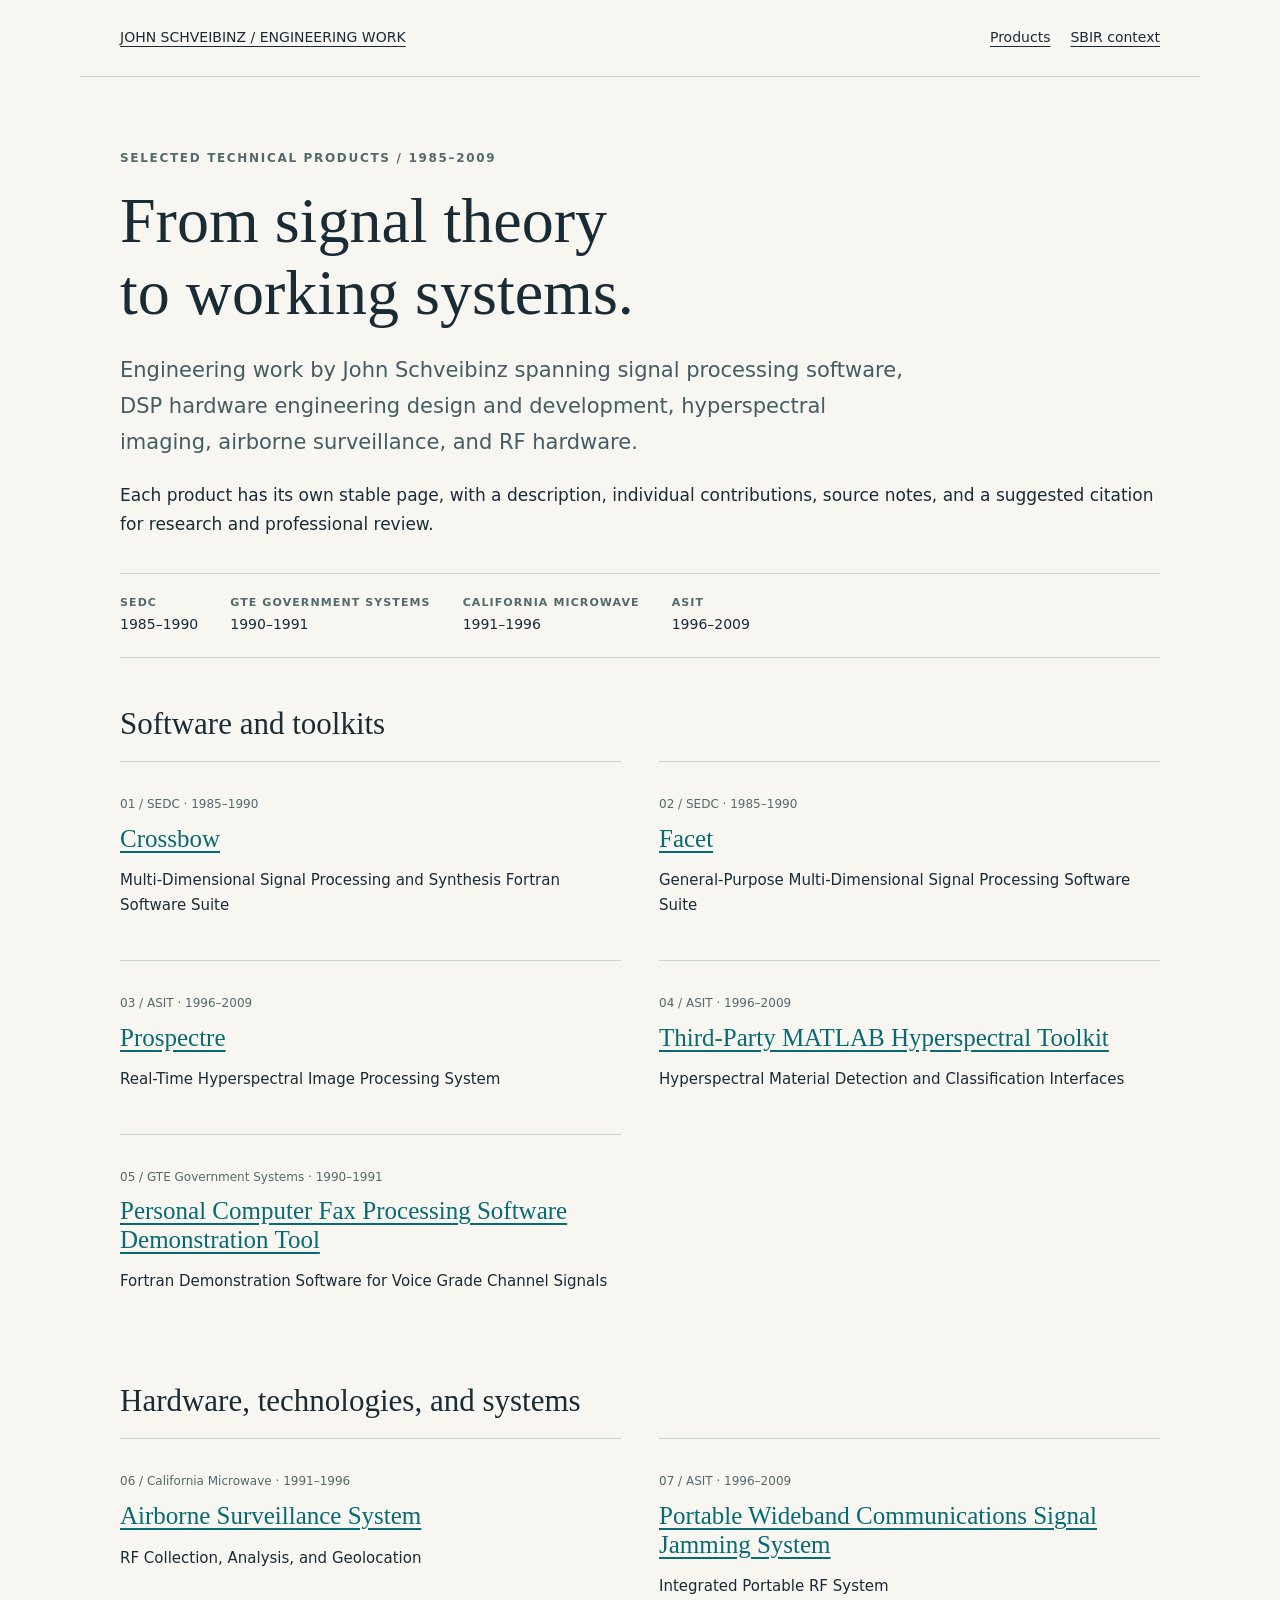
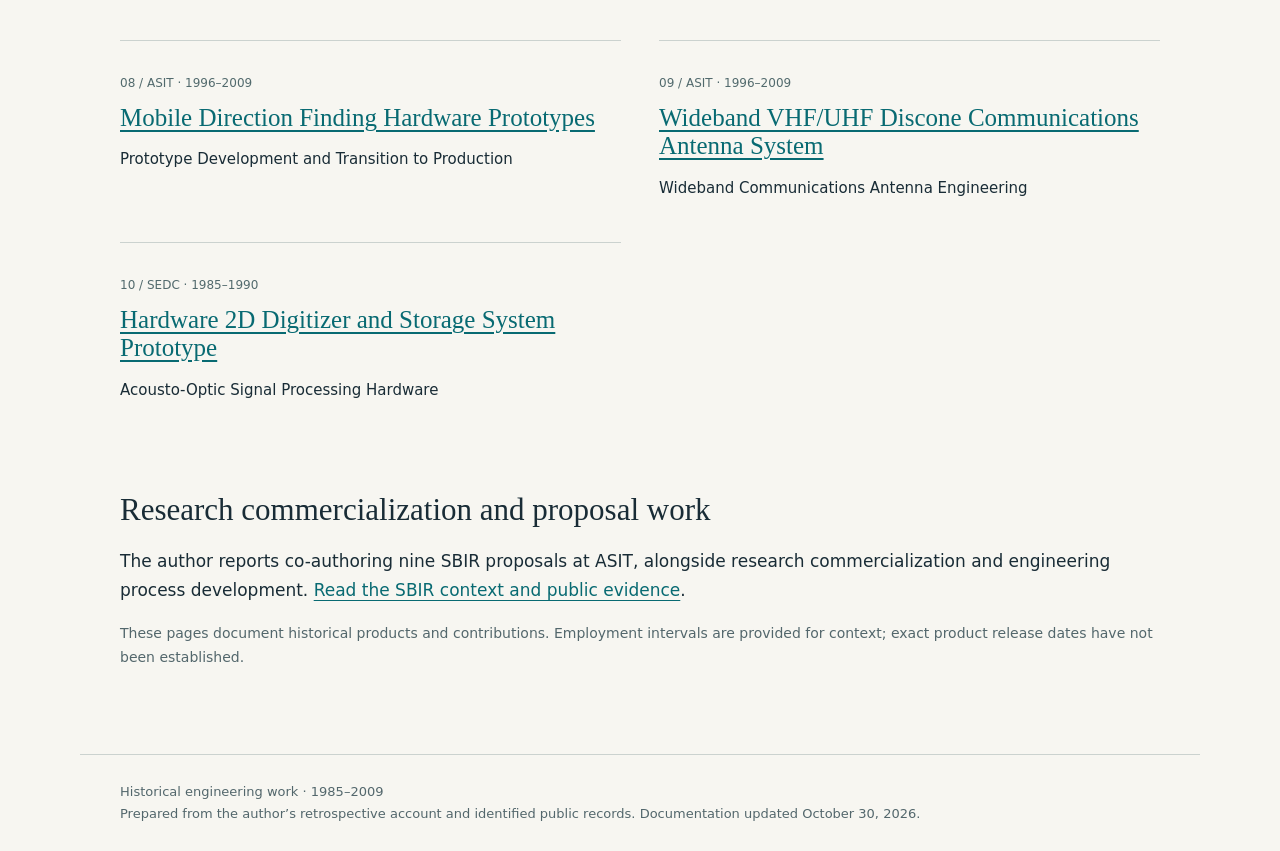
<file: index.html>
<!doctype html><html lang="en"><head><meta charset="utf-8"><meta name="viewport" content="width=device-width,initial-scale=1"><title>Selected Engineering Products | John Schveibinz</title><meta name="description" content="Selected Engineering Products — engineering work and contributions of John Schveibinz."><meta name="author" content="John Schveibinz"><link rel="canonical" href="https://jschveibinz.github.io/John-Schveibinz-Past-Performance/"><link rel="stylesheet" href="style.css"></head><body><a class="skip" href="#main">Skip to content</a><header><a href="index.html">JOHN SCHVEIBINZ / ENGINEERING WORK</a><nav aria-label="Main"><a href="index.html">Products</a><a href="sbir.html">SBIR context</a></nav></header><main id="main"><p class="eyebrow">Selected technical products / 1985–2009</p><h1>From signal theory<br>to working systems.</h1><p class="intro">Engineering work by John Schveibinz spanning signal processing software, DSP hardware engineering design and development, hyperspectral imaging, airborne surveillance, and RF hardware.</p><p>Each product has its own stable page, with a description, individual contributions, source notes, and a suggested citation for research and professional review.</p><div class="meta"><div><strong>SEDC</strong>1985–1990</div><div><strong>GTE Government Systems</strong>1990–1991</div><div><strong>California Microwave</strong>1991–1996</div><div><strong>ASIT</strong>1996–2009</div></div><section><h2>Software and toolkits</h2><div class="grid"><article class="card"><span class="number">01 / SEDC · 1985–1990</span><h3><a href="crossbow.html">Crossbow</a></h3><p>Multi-Dimensional Signal Processing and Synthesis Fortran Software Suite</p></article><article class="card"><span class="number">02 / SEDC · 1985–1990</span><h3><a href="facet.html">Facet</a></h3><p>General-Purpose Multi-Dimensional Signal Processing Software Suite</p></article><article class="card"><span class="number">03 / ASIT · 1996–2009</span><h3><a href="prospectre.html">Prospectre</a></h3><p>Real-Time Hyperspectral Image Processing System</p></article><article class="card"><span class="number">04 / ASIT · 1996–2009</span><h3><a href="matlab-hyperspectral-toolkit.html">Third-Party MATLAB Hyperspectral Toolkit</a></h3><p>Hyperspectral Material Detection and Classification Interfaces</p></article><article class="card"><span class="number">05 / GTE Government Systems · 1990–1991</span><h3><a href="pc-fax-processing.html">Personal Computer Fax Processing Software Demonstration Tool</a></h3><p>Fortran Demonstration Software for Voice Grade Channel Signals</p></article></div></section><section><h2>Hardware, technologies, and systems</h2><div class="grid"><article class="card"><span class="number">06 / California Microwave · 1991–1996</span><h3><a href="jasmine.html">Airborne Surveillance System</a></h3><p>RF Collection, Analysis, and Geolocation</p></article><article class="card"><span class="number">07 / ASIT · 1996–2009</span><h3><a href="portable-wideband-jamming.html">Portable Wideband Communications Signal Jamming System</a></h3><p>Integrated Portable RF System</p></article><article class="card"><span class="number">08 / ASIT · 1996–2009</span><h3><a href="mobile-direction-finding.html">Mobile Direction Finding Hardware Prototypes</a></h3><p>Prototype Development and Transition to Production</p></article><article class="card"><span class="number">09 / ASIT · 1996–2009</span><h3><a href="discone-antenna.html">Wideband VHF/UHF Discone Communications Antenna System</a></h3><p>Wideband Communications Antenna Engineering</p></article><article class="card"><span class="number">10 / SEDC · 1985–1990</span><h3><a href="2d-digitizer.html">Hardware 2D Digitizer and Storage System Prototype</a></h3><p>Acousto-Optic Signal Processing Hardware</p></article></div></section><h2>Research commercialization and proposal work</h2><p>The author reports co-authoring nine SBIR proposals at ASIT, alongside research commercialization and engineering process development. <a href="sbir.html">Read the SBIR context and public evidence</a>.</p><p class="note">These pages document historical products and contributions. Employment intervals are provided for context; exact product release dates have not been established.</p></main><footer>Historical engineering work · 1985–2009<br>Prepared from the author’s retrospective account and identified public records. Documentation updated October 30, 2026.</footer></body></html>
</file>
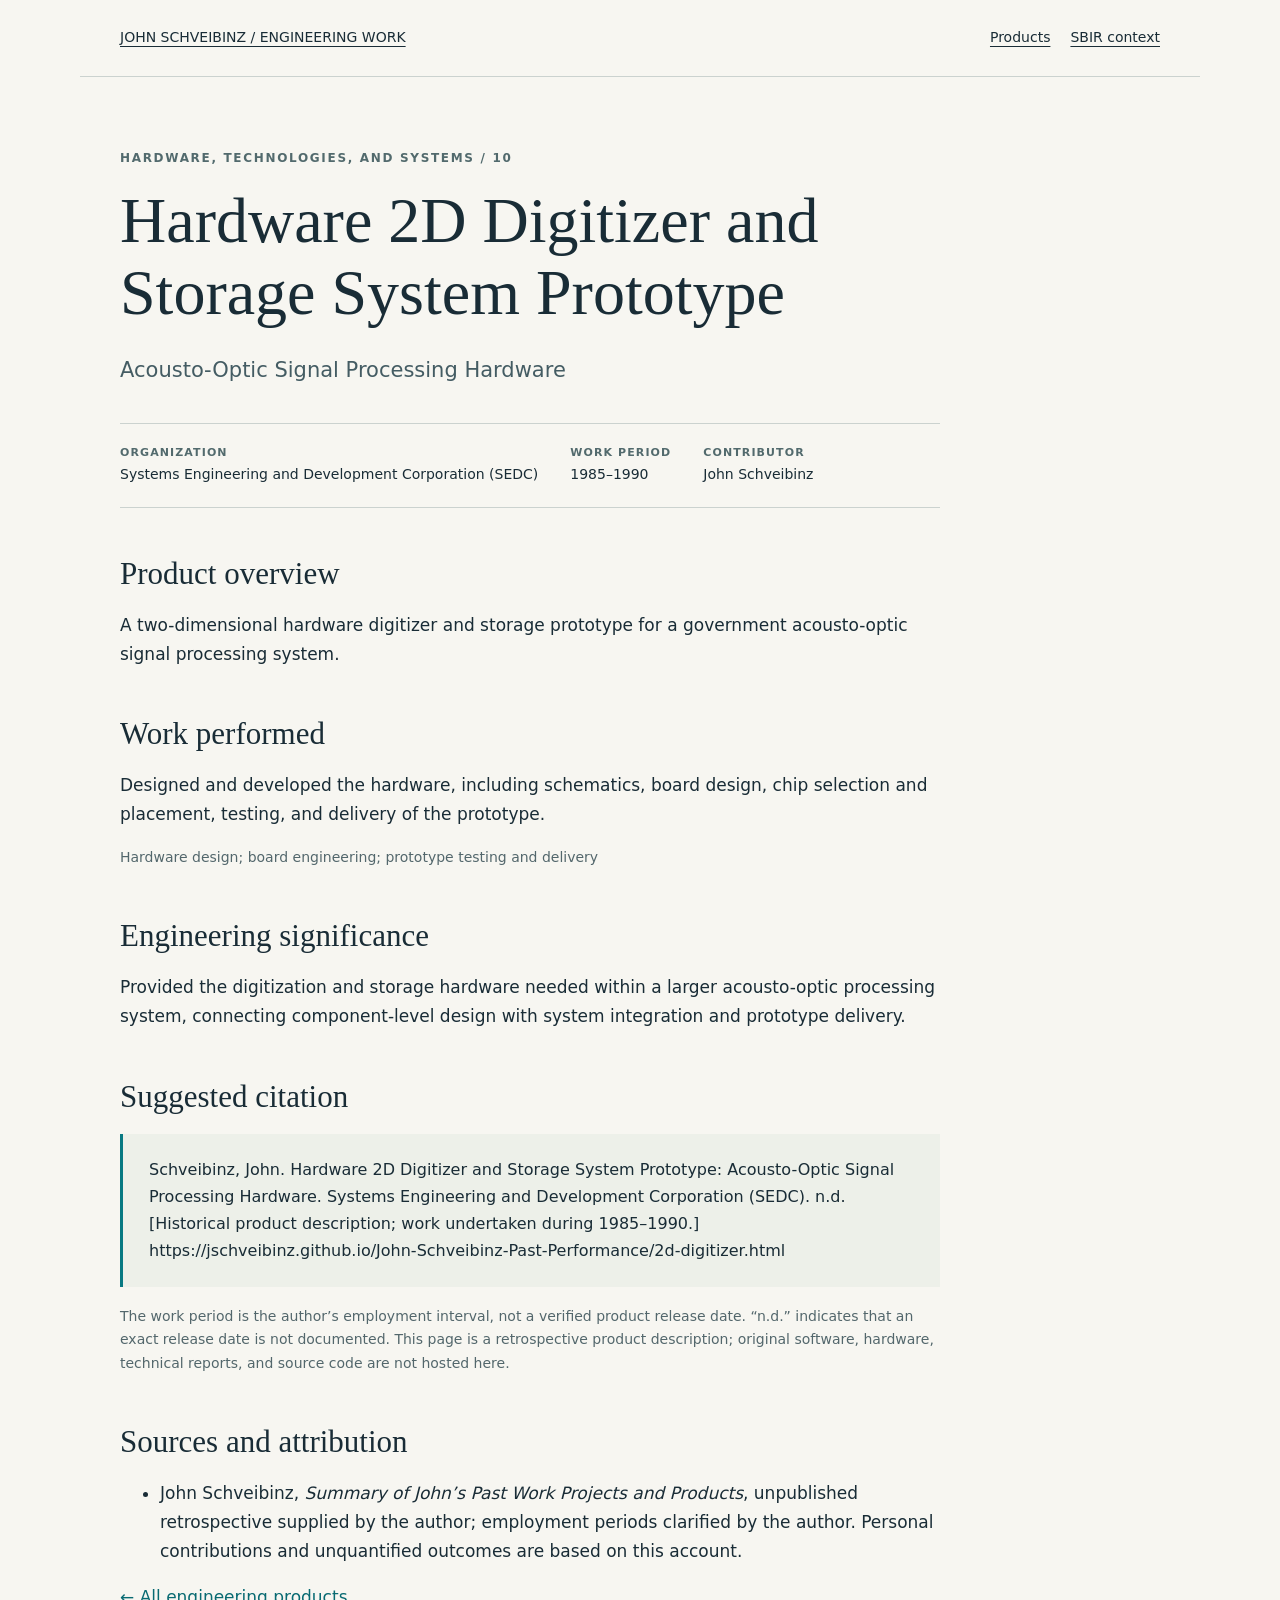
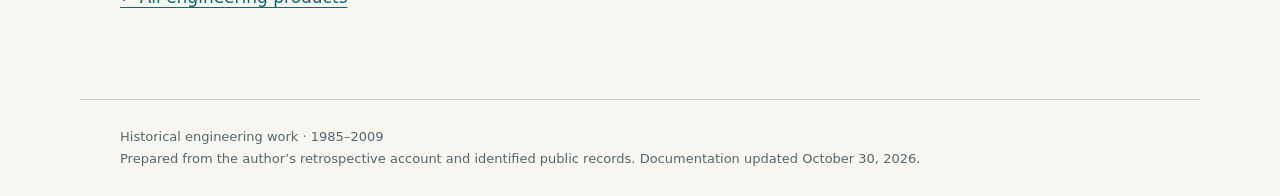
<file: 2d-digitizer.html>
<!doctype html><html lang="en"><head><meta charset="utf-8"><meta name="viewport" content="width=device-width,initial-scale=1"><title>Hardware 2D Digitizer and Storage System Prototype | John Schveibinz</title><meta name="description" content="Hardware 2D Digitizer and Storage System Prototype — engineering work and contributions of John Schveibinz."><meta name="author" content="John Schveibinz"><link rel="canonical" href="https://jschveibinz.github.io/John-Schveibinz-Past-Performance/2d-digitizer.html"><link rel="stylesheet" href="style.css"></head><body><a class="skip" href="#main">Skip to content</a><header><a href="index.html">JOHN SCHVEIBINZ / ENGINEERING WORK</a><nav aria-label="Main"><a href="index.html">Products</a><a href="sbir.html">SBIR context</a></nav></header><main id="main"><article><p class="eyebrow">Hardware, technologies, and systems / 10</p><h1>Hardware 2D Digitizer and Storage System Prototype</h1><p class="intro">Acousto-Optic Signal Processing Hardware</p><div class="meta"><div><strong>Organization</strong>Systems Engineering and Development Corporation (SEDC)</div><div><strong>Work period</strong>1985–1990</div><div><strong>Contributor</strong>John Schveibinz</div></div><h2>Product overview</h2><p>A two-dimensional hardware digitizer and storage prototype for a government acousto-optic signal processing system.</p><h2>Work performed</h2><p>Designed and developed the hardware, including schematics, board design, chip selection and placement, testing, and delivery of the prototype.</p><p class="tags">Hardware design; board engineering; prototype testing and delivery</p><h2>Engineering significance</h2><p>Provided the digitization and storage hardware needed within a larger acousto-optic processing system, connecting component-level design with system integration and prototype delivery.</p><h2>Suggested citation</h2><blockquote>Schveibinz, John. Hardware 2D Digitizer and Storage System Prototype: Acousto-Optic Signal Processing Hardware. Systems Engineering and Development Corporation (SEDC). n.d. [Historical product description; work undertaken during 1985–1990.] https://jschveibinz.github.io/John-Schveibinz-Past-Performance/2d-digitizer.html</blockquote><p class="note">The work period is the author’s employment interval, not a verified product release date. “n.d.” indicates that an exact release date is not documented. This page is a retrospective product description; original software, hardware, technical reports, and source code are not hosted here.</p><h2>Sources and attribution</h2><ul><li>John Schveibinz, <cite>Summary of John’s Past Work Projects and Products</cite>, unpublished retrospective supplied by the author; employment periods clarified by the author. Personal contributions and unquantified outcomes are based on this account.</li></ul><p><a href="index.html">← All engineering products</a></p></article></main><footer>Historical engineering work · 1985–2009<br>Prepared from the author’s retrospective account and identified public records. Documentation updated October 30, 2026.</footer></body></html>
</file>
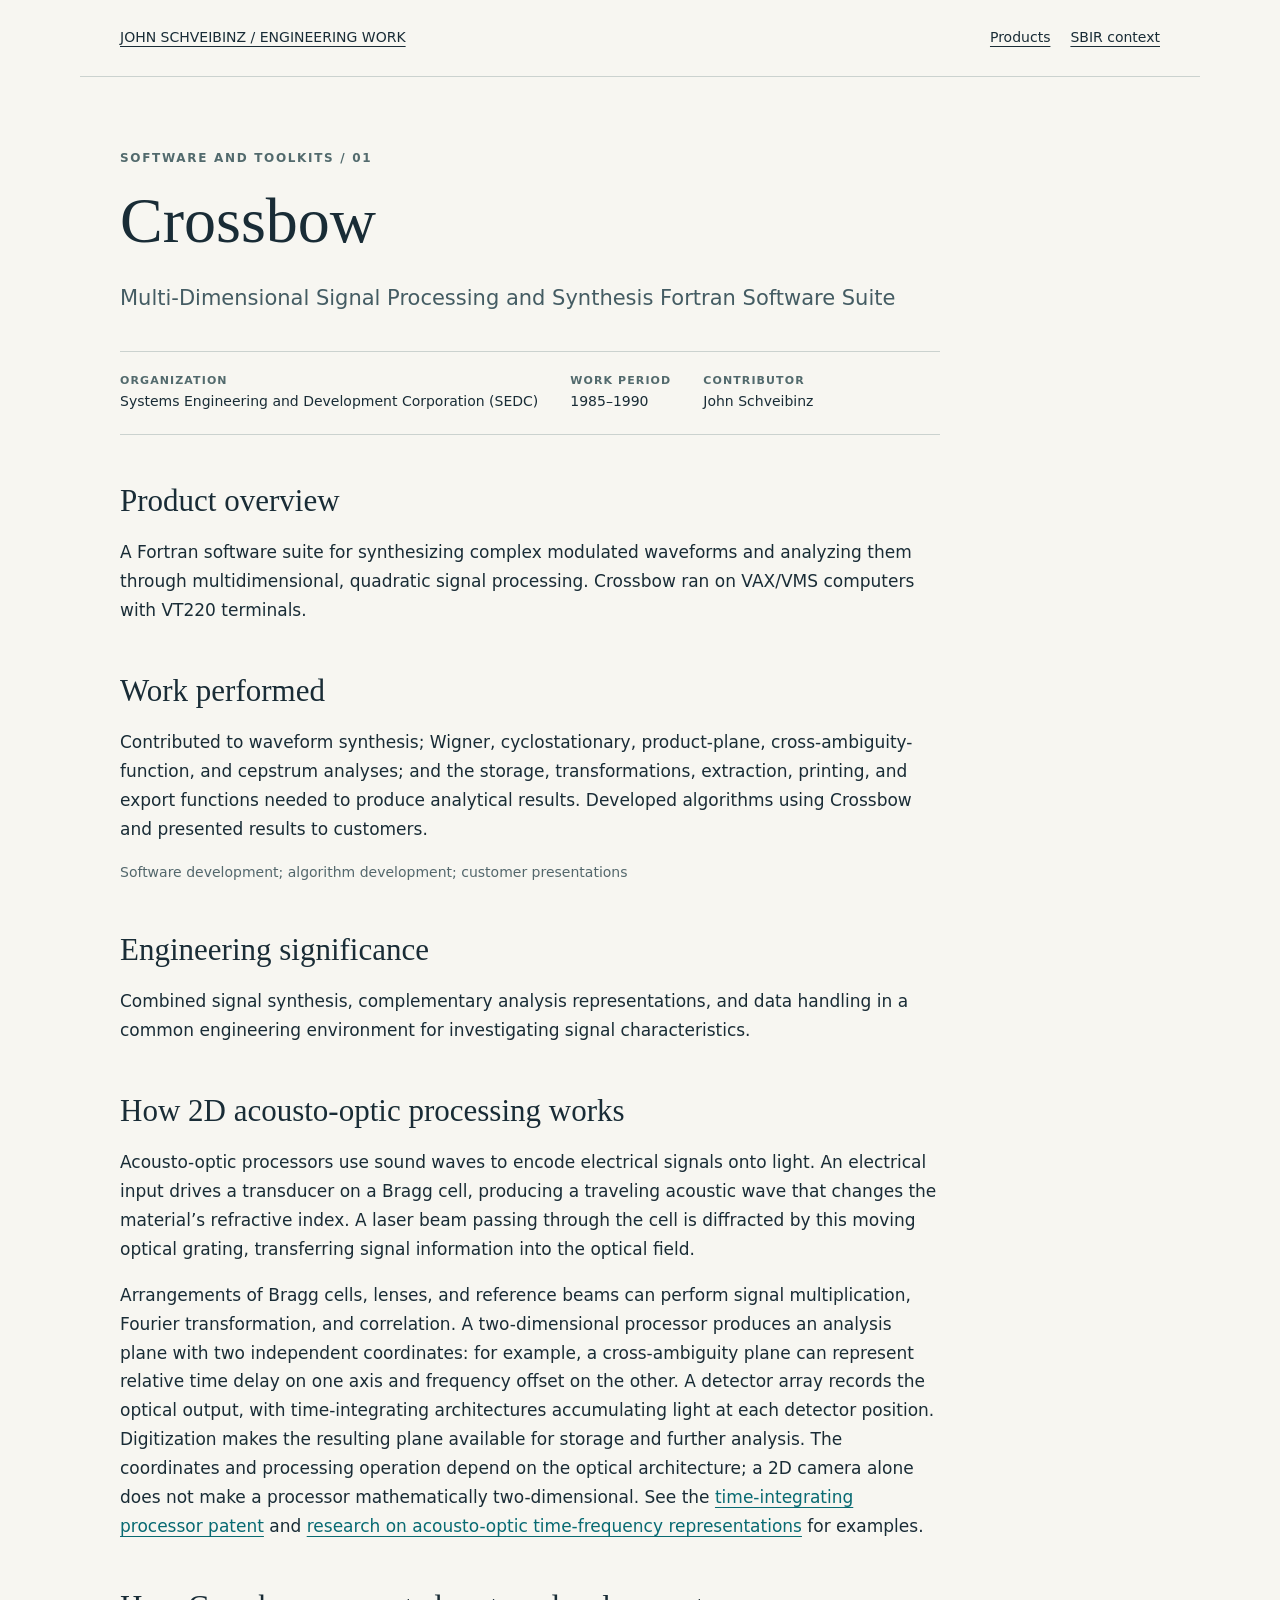
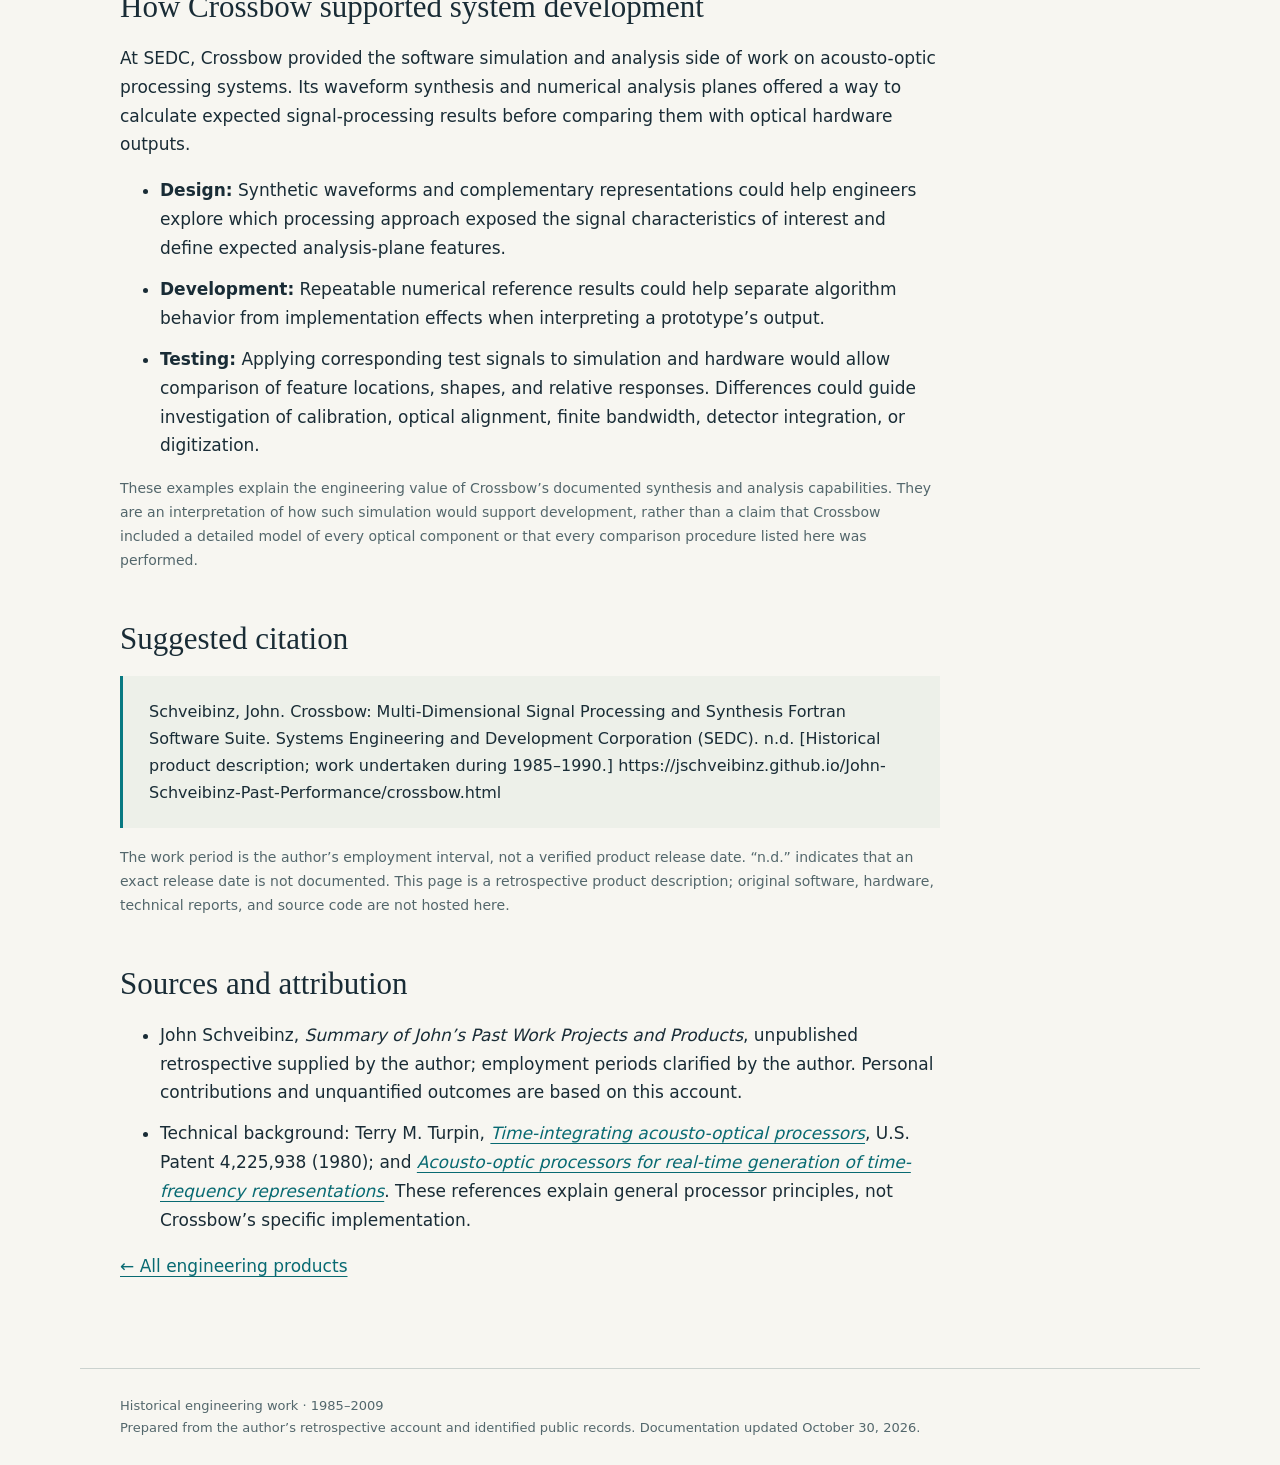
<file: crossbow.html>
<!doctype html><html lang="en"><head><meta charset="utf-8"><meta name="viewport" content="width=device-width,initial-scale=1"><title>Crossbow | John Schveibinz</title><meta name="description" content="Crossbow — engineering work and contributions of John Schveibinz."><meta name="author" content="John Schveibinz"><link rel="canonical" href="https://jschveibinz.github.io/John-Schveibinz-Past-Performance/crossbow.html"><link rel="stylesheet" href="style.css"></head><body><a class="skip" href="#main">Skip to content</a><header><a href="index.html">JOHN SCHVEIBINZ / ENGINEERING WORK</a><nav aria-label="Main"><a href="index.html">Products</a><a href="sbir.html">SBIR context</a></nav></header><main id="main"><article><p class="eyebrow">Software and toolkits / 01</p><h1>Crossbow</h1><p class="intro">Multi-Dimensional Signal Processing and Synthesis Fortran Software Suite</p><div class="meta"><div><strong>Organization</strong>Systems Engineering and Development Corporation (SEDC)</div><div><strong>Work period</strong>1985–1990</div><div><strong>Contributor</strong>John Schveibinz</div></div><h2>Product overview</h2><p>A Fortran software suite for synthesizing complex modulated waveforms and analyzing them through multidimensional, quadratic signal processing. Crossbow ran on VAX/VMS computers with VT220 terminals.</p><h2>Work performed</h2><p>Contributed to waveform synthesis; Wigner, cyclostationary, product-plane, cross-ambiguity-function, and cepstrum analyses; and the storage, transformations, extraction, printing, and export functions needed to produce analytical results. Developed algorithms using Crossbow and presented results to customers.</p><p class="tags">Software development; algorithm development; customer presentations</p><h2>Engineering significance</h2><p>Combined signal synthesis, complementary analysis representations, and data handling in a common engineering environment for investigating signal characteristics.</p><h2>How 2D acousto-optic processing works</h2><p>Acousto-optic processors use sound waves to encode electrical signals onto light. An electrical input drives a transducer on a Bragg cell, producing a traveling acoustic wave that changes the material’s refractive index. A laser beam passing through the cell is diffracted by this moving optical grating, transferring signal information into the optical field.</p><p>Arrangements of Bragg cells, lenses, and reference beams can perform signal multiplication, Fourier transformation, and correlation. A two-dimensional processor produces an analysis plane with two independent coordinates: for example, a cross-ambiguity plane can represent relative time delay on one axis and frequency offset on the other. A detector array records the optical output, with time-integrating architectures accumulating light at each detector position. Digitization makes the resulting plane available for storage and further analysis. The coordinates and processing operation depend on the optical architecture; a 2D camera alone does not make a processor mathematically two-dimensional. See the <a href="https://patents.google.com/patent/US4225938A/en">time-integrating processor patent</a> and <a href="https://pubmed.ncbi.nlm.nih.gov/19714172/">research on acousto-optic time-frequency representations</a> for examples.</p><h2>How Crossbow supported system development</h2><p>At SEDC, Crossbow provided the software simulation and analysis side of work on acousto-optic processing systems. Its waveform synthesis and numerical analysis planes offered a way to calculate expected signal-processing results before comparing them with optical hardware outputs.</p><ul><li><strong>Design:</strong> Synthetic waveforms and complementary representations could help engineers explore which processing approach exposed the signal characteristics of interest and define expected analysis-plane features.</li><li><strong>Development:</strong> Repeatable numerical reference results could help separate algorithm behavior from implementation effects when interpreting a prototype’s output.</li><li><strong>Testing:</strong> Applying corresponding test signals to simulation and hardware would allow comparison of feature locations, shapes, and relative responses. Differences could guide investigation of calibration, optical alignment, finite bandwidth, detector integration, or digitization.</li></ul><p class="note">These examples explain the engineering value of Crossbow’s documented synthesis and analysis capabilities. They are an interpretation of how such simulation would support development, rather than a claim that Crossbow included a detailed model of every optical component or that every comparison procedure listed here was performed.</p><h2>Suggested citation</h2><blockquote>Schveibinz, John. Crossbow: Multi-Dimensional Signal Processing and Synthesis Fortran Software Suite. Systems Engineering and Development Corporation (SEDC). n.d. [Historical product description; work undertaken during 1985–1990.] https://jschveibinz.github.io/John-Schveibinz-Past-Performance/crossbow.html</blockquote><p class="note">The work period is the author’s employment interval, not a verified product release date. “n.d.” indicates that an exact release date is not documented. This page is a retrospective product description; original software, hardware, technical reports, and source code are not hosted here.</p><h2>Sources and attribution</h2><ul><li>John Schveibinz, <cite>Summary of John’s Past Work Projects and Products</cite>, unpublished retrospective supplied by the author; employment periods clarified by the author. Personal contributions and unquantified outcomes are based on this account.</li><li>Technical background: Terry M. Turpin, <a href="https://patents.google.com/patent/US4225938A/en"><cite>Time-integrating acousto-optical processors</cite></a>, U.S. Patent 4,225,938 (1980); and <a href="https://pubmed.ncbi.nlm.nih.gov/19714172/"><cite>Acousto-optic processors for real-time generation of time-frequency representations</cite></a>. These references explain general processor principles, not Crossbow’s specific implementation.</li></ul><p><a href="index.html">← All engineering products</a></p></article></main><footer>Historical engineering work · 1985–2009<br>Prepared from the author’s retrospective account and identified public records. Documentation updated October 30, 2026.</footer></body></html>
</file>
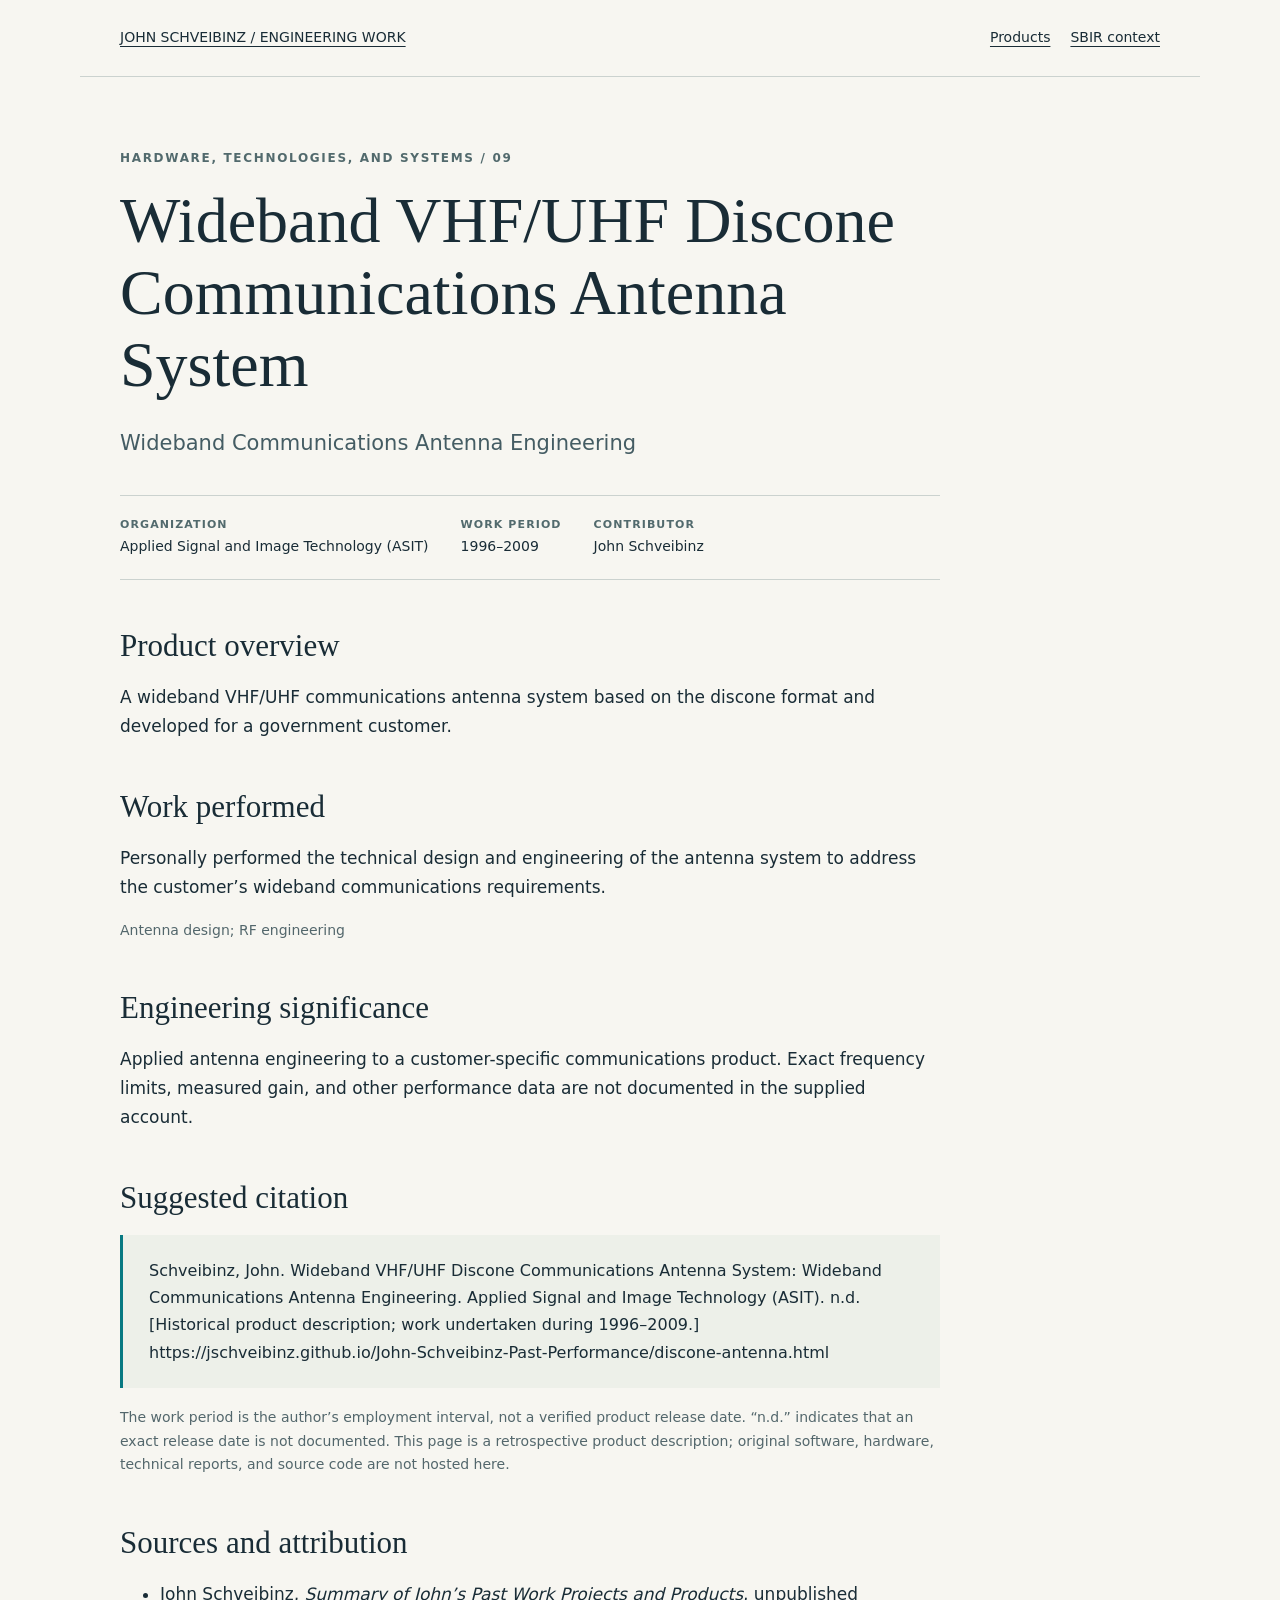
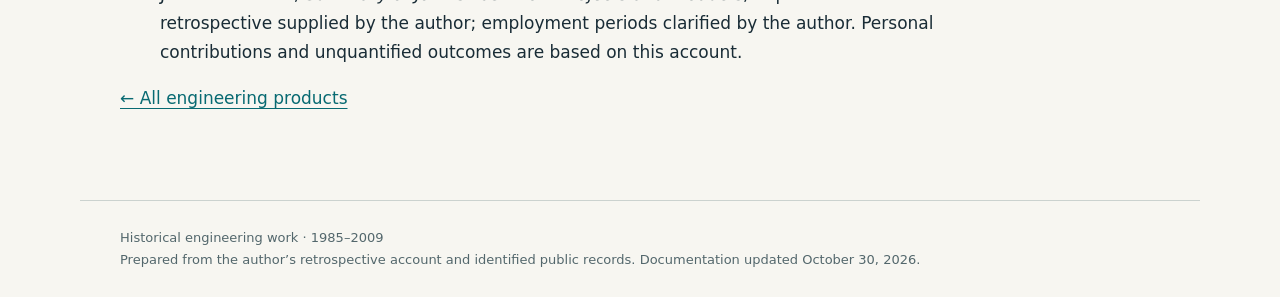
<file: discone-antenna.html>
<!doctype html><html lang="en"><head><meta charset="utf-8"><meta name="viewport" content="width=device-width,initial-scale=1"><title>Wideband VHF/UHF Discone Communications Antenna System | John Schveibinz</title><meta name="description" content="Wideband VHF/UHF Discone Communications Antenna System — engineering work and contributions of John Schveibinz."><meta name="author" content="John Schveibinz"><link rel="canonical" href="https://jschveibinz.github.io/John-Schveibinz-Past-Performance/discone-antenna.html"><link rel="stylesheet" href="style.css"></head><body><a class="skip" href="#main">Skip to content</a><header><a href="index.html">JOHN SCHVEIBINZ / ENGINEERING WORK</a><nav aria-label="Main"><a href="index.html">Products</a><a href="sbir.html">SBIR context</a></nav></header><main id="main"><article><p class="eyebrow">Hardware, technologies, and systems / 09</p><h1>Wideband VHF/UHF Discone Communications Antenna System</h1><p class="intro">Wideband Communications Antenna Engineering</p><div class="meta"><div><strong>Organization</strong>Applied Signal and Image Technology (ASIT)</div><div><strong>Work period</strong>1996–2009</div><div><strong>Contributor</strong>John Schveibinz</div></div><h2>Product overview</h2><p>A wideband VHF/UHF communications antenna system based on the discone format and developed for a government customer.</p><h2>Work performed</h2><p>Personally performed the technical design and engineering of the antenna system to address the customer’s wideband communications requirements.</p><p class="tags">Antenna design; RF engineering</p><h2>Engineering significance</h2><p>Applied antenna engineering to a customer-specific communications product. Exact frequency limits, measured gain, and other performance data are not documented in the supplied account.</p><h2>Suggested citation</h2><blockquote>Schveibinz, John. Wideband VHF/UHF Discone Communications Antenna System: Wideband Communications Antenna Engineering. Applied Signal and Image Technology (ASIT). n.d. [Historical product description; work undertaken during 1996–2009.] https://jschveibinz.github.io/John-Schveibinz-Past-Performance/discone-antenna.html</blockquote><p class="note">The work period is the author’s employment interval, not a verified product release date. “n.d.” indicates that an exact release date is not documented. This page is a retrospective product description; original software, hardware, technical reports, and source code are not hosted here.</p><h2>Sources and attribution</h2><ul><li>John Schveibinz, <cite>Summary of John’s Past Work Projects and Products</cite>, unpublished retrospective supplied by the author; employment periods clarified by the author. Personal contributions and unquantified outcomes are based on this account.</li></ul><p><a href="index.html">← All engineering products</a></p></article></main><footer>Historical engineering work · 1985–2009<br>Prepared from the author’s retrospective account and identified public records. Documentation updated October 30, 2026.</footer></body></html>
</file>
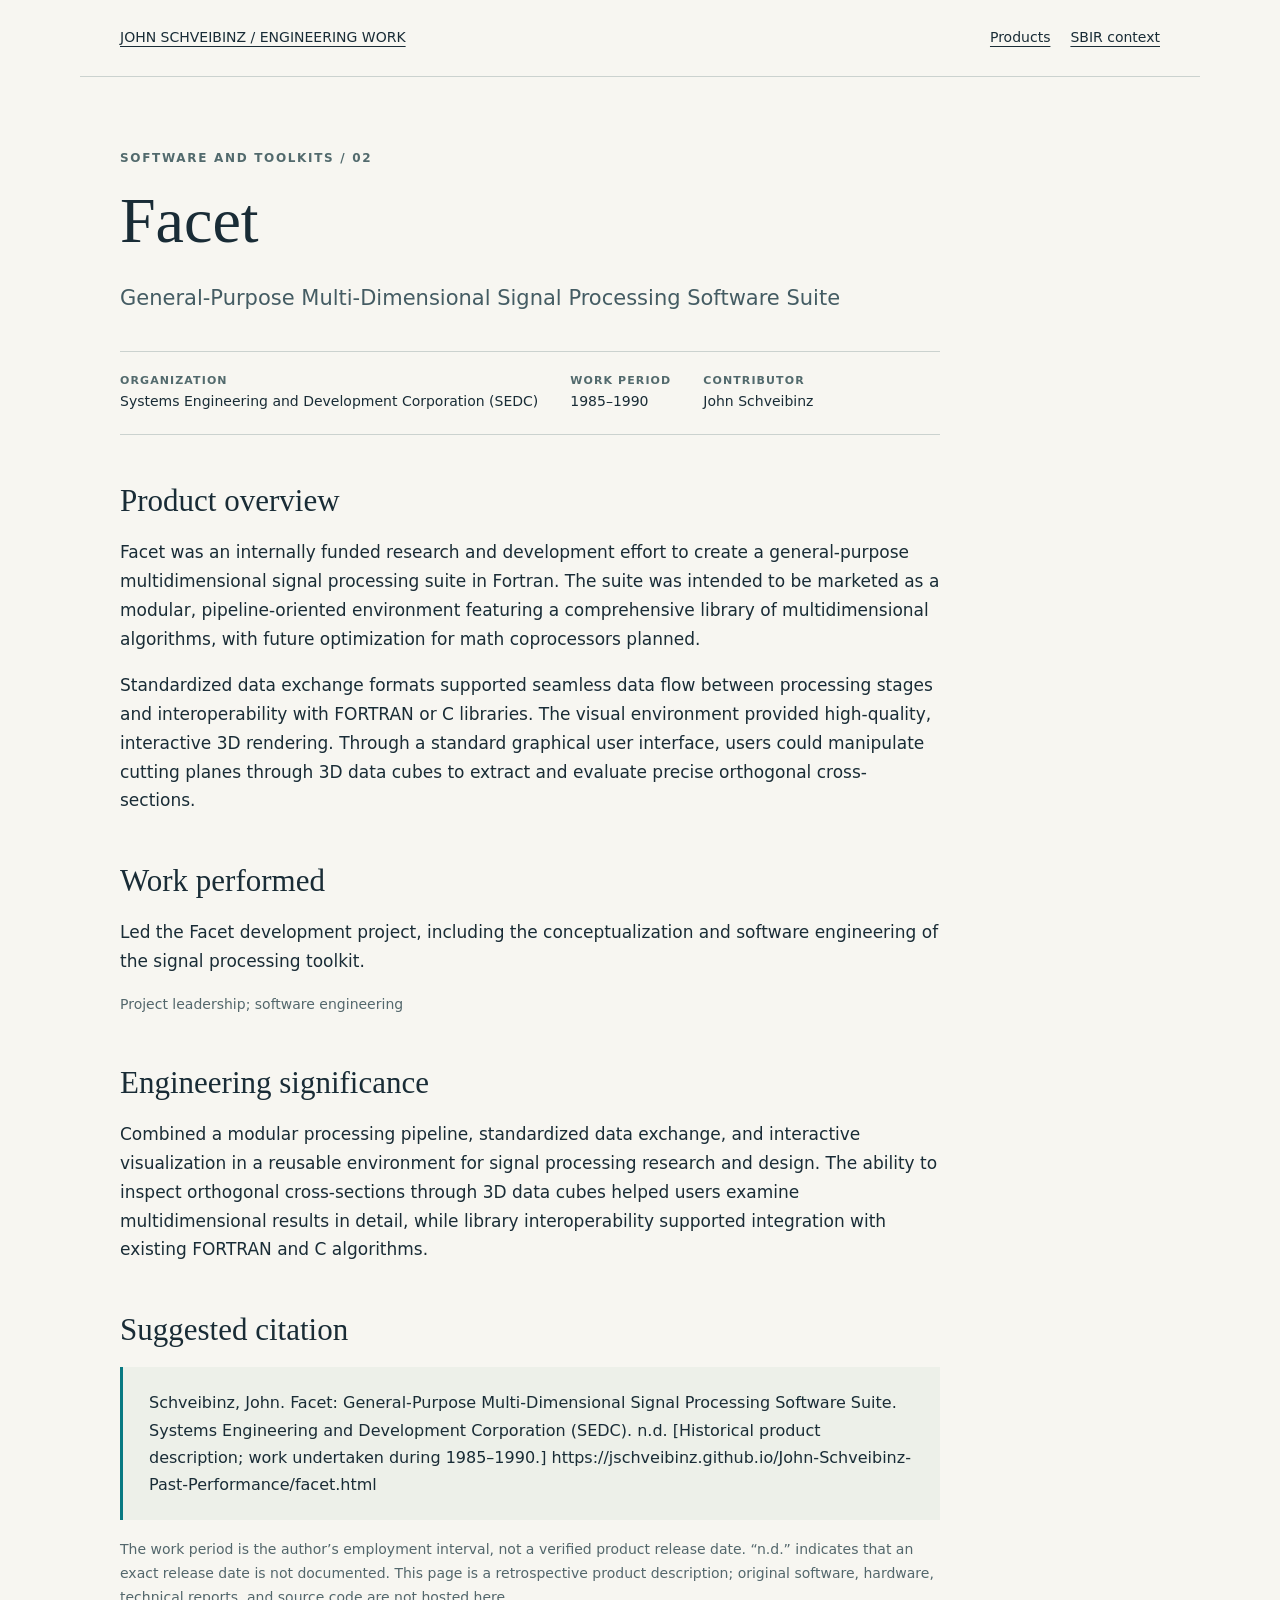
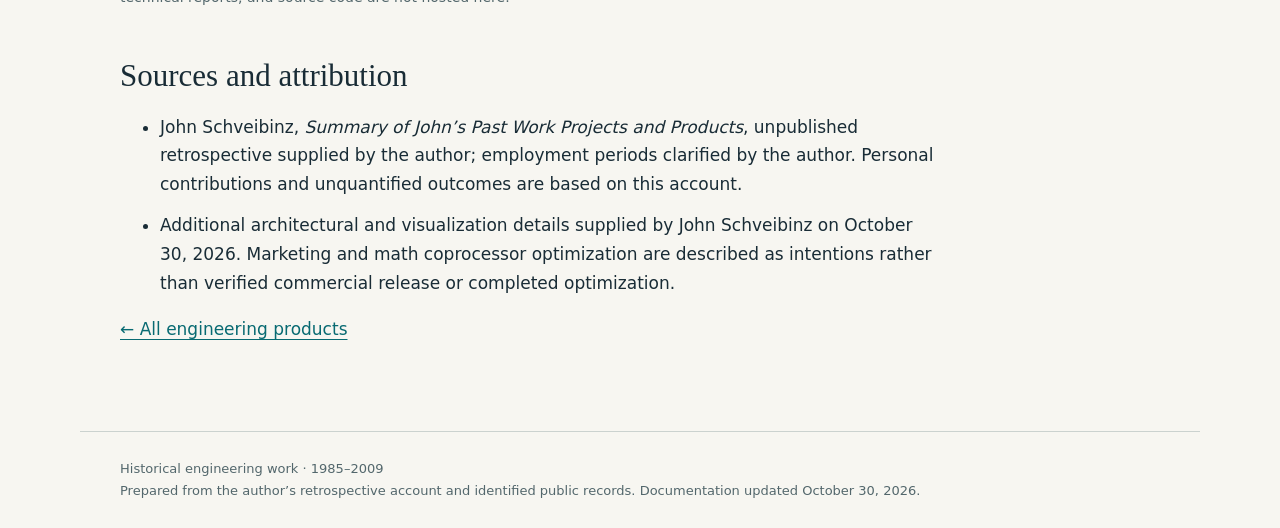
<file: facet.html>
<!doctype html><html lang="en"><head><meta charset="utf-8"><meta name="viewport" content="width=device-width,initial-scale=1"><title>Facet | John Schveibinz</title><meta name="description" content="Facet — engineering work and contributions of John Schveibinz."><meta name="author" content="John Schveibinz"><link rel="canonical" href="https://jschveibinz.github.io/John-Schveibinz-Past-Performance/facet.html"><link rel="stylesheet" href="style.css"></head><body><a class="skip" href="#main">Skip to content</a><header><a href="index.html">JOHN SCHVEIBINZ / ENGINEERING WORK</a><nav aria-label="Main"><a href="index.html">Products</a><a href="sbir.html">SBIR context</a></nav></header><main id="main"><article><p class="eyebrow">Software and toolkits / 02</p><h1>Facet</h1><p class="intro">General-Purpose Multi-Dimensional Signal Processing Software Suite</p><div class="meta"><div><strong>Organization</strong>Systems Engineering and Development Corporation (SEDC)</div><div><strong>Work period</strong>1985–1990</div><div><strong>Contributor</strong>John Schveibinz</div></div><h2>Product overview</h2><p>Facet was an internally funded research and development effort to create a general-purpose multidimensional signal processing suite in Fortran. The suite was intended to be marketed as a modular, pipeline-oriented environment featuring a comprehensive library of multidimensional algorithms, with future optimization for math coprocessors planned.</p><p>Standardized data exchange formats supported seamless data flow between processing stages and interoperability with FORTRAN or C libraries. The visual environment provided high-quality, interactive 3D rendering. Through a standard graphical user interface, users could manipulate cutting planes through 3D data cubes to extract and evaluate precise orthogonal cross-sections.</p><h2>Work performed</h2><p>Led the Facet development project, including the conceptualization and software engineering of the signal processing toolkit.</p><p class="tags">Project leadership; software engineering</p><h2>Engineering significance</h2><p>Combined a modular processing pipeline, standardized data exchange, and interactive visualization in a reusable environment for signal processing research and design. The ability to inspect orthogonal cross-sections through 3D data cubes helped users examine multidimensional results in detail, while library interoperability supported integration with existing FORTRAN and C algorithms.</p><h2>Suggested citation</h2><blockquote>Schveibinz, John. Facet: General-Purpose Multi-Dimensional Signal Processing Software Suite. Systems Engineering and Development Corporation (SEDC). n.d. [Historical product description; work undertaken during 1985–1990.] https://jschveibinz.github.io/John-Schveibinz-Past-Performance/facet.html</blockquote><p class="note">The work period is the author’s employment interval, not a verified product release date. “n.d.” indicates that an exact release date is not documented. This page is a retrospective product description; original software, hardware, technical reports, and source code are not hosted here.</p><h2>Sources and attribution</h2><ul><li>John Schveibinz, <cite>Summary of John’s Past Work Projects and Products</cite>, unpublished retrospective supplied by the author; employment periods clarified by the author. Personal contributions and unquantified outcomes are based on this account.</li><li>Additional architectural and visualization details supplied by John Schveibinz on October 30, 2026. Marketing and math coprocessor optimization are described as intentions rather than verified commercial release or completed optimization.</li></ul><p><a href="index.html">← All engineering products</a></p></article></main><footer>Historical engineering work · 1985–2009<br>Prepared from the author’s retrospective account and identified public records. Documentation updated October 30, 2026.</footer></body></html>
</file>
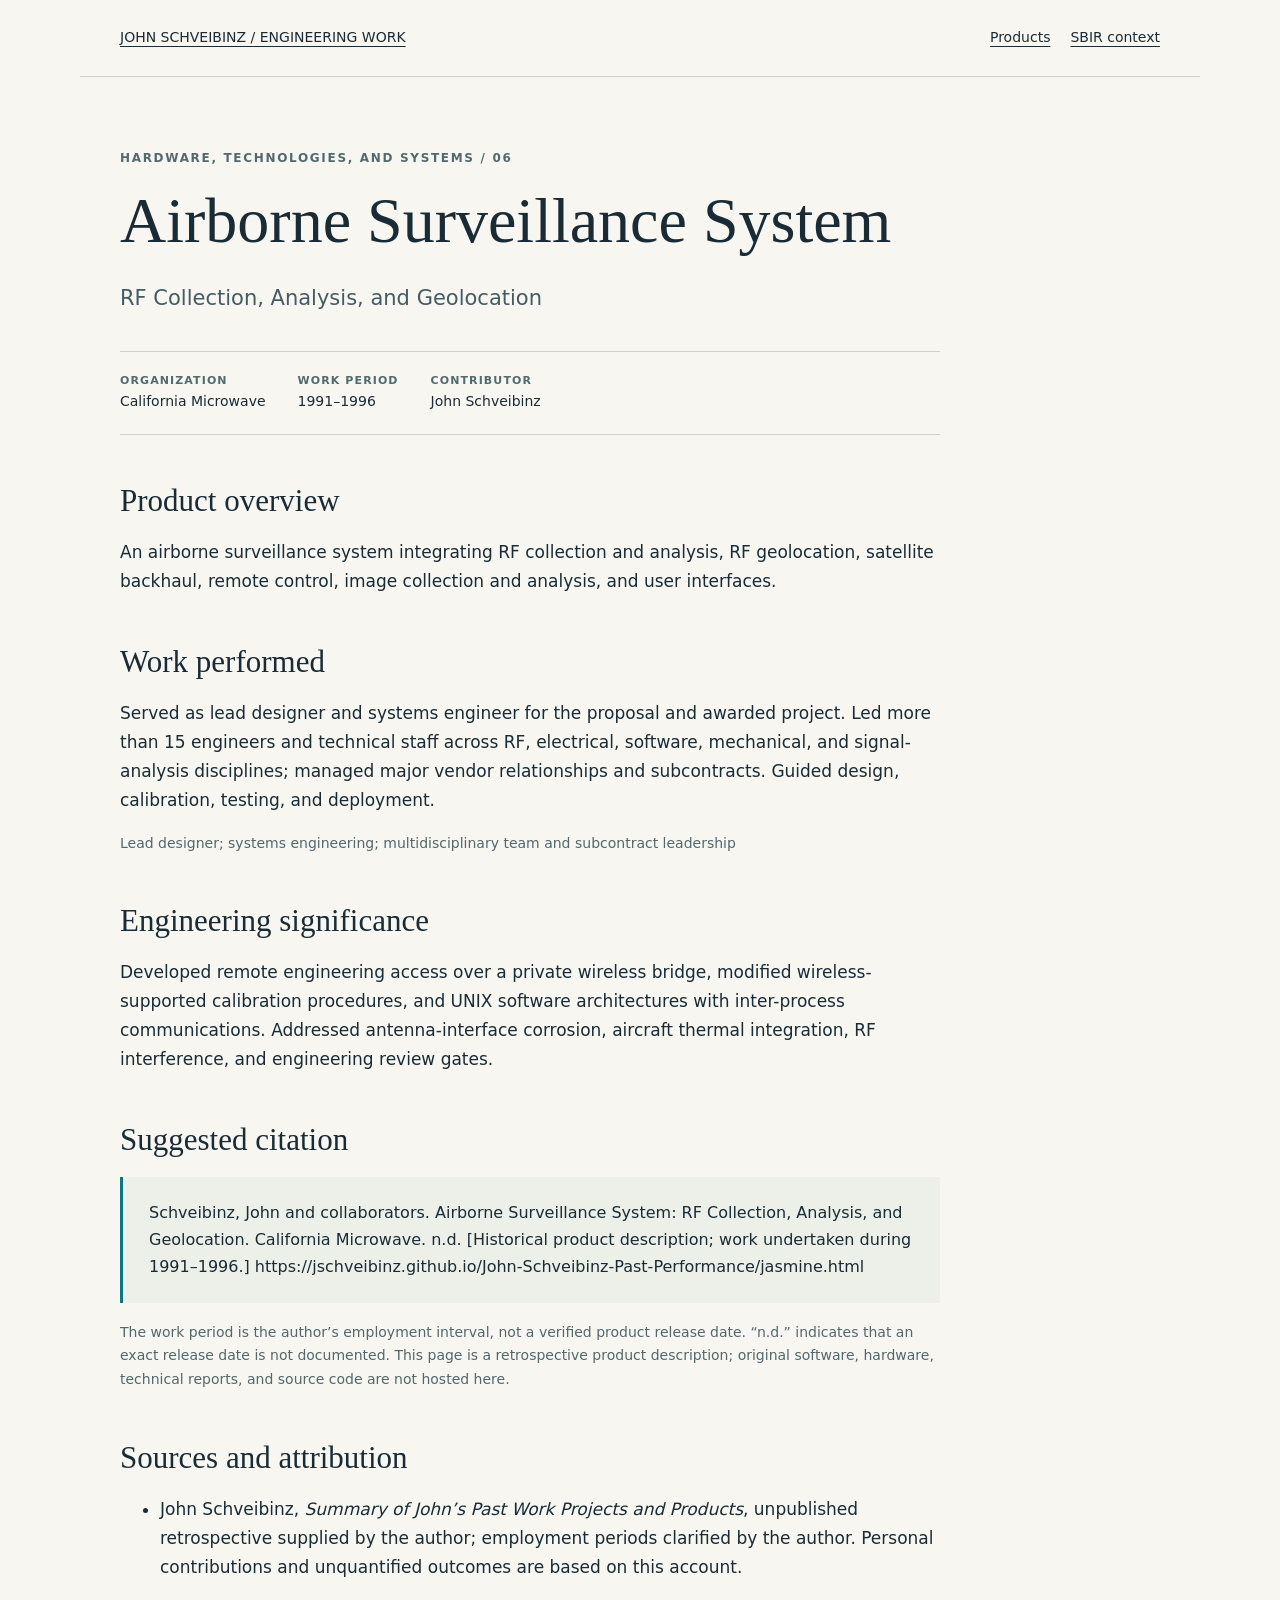
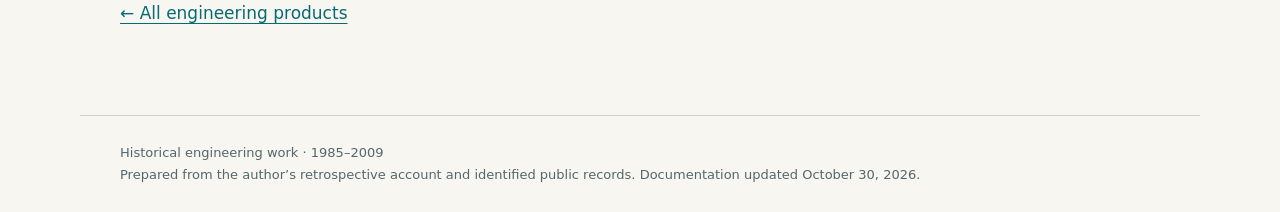
<file: jasmine.html>
<!doctype html><html lang="en"><head><meta charset="utf-8"><meta name="viewport" content="width=device-width,initial-scale=1"><title>Airborne Surveillance System | John Schveibinz</title><meta name="description" content="Airborne Surveillance System — engineering work and contributions of John Schveibinz."><meta name="author" content="John Schveibinz"><link rel="canonical" href="https://jschveibinz.github.io/John-Schveibinz-Past-Performance/jasmine.html"><link rel="stylesheet" href="style.css"></head><body><a class="skip" href="#main">Skip to content</a><header><a href="index.html">JOHN SCHVEIBINZ / ENGINEERING WORK</a><nav aria-label="Main"><a href="index.html">Products</a><a href="sbir.html">SBIR context</a></nav></header><main id="main"><article><p class="eyebrow">Hardware, technologies, and systems / 06</p><h1>Airborne Surveillance System</h1><p class="intro">RF Collection, Analysis, and Geolocation</p><div class="meta"><div><strong>Organization</strong>California Microwave</div><div><strong>Work period</strong>1991–1996</div><div><strong>Contributor</strong>John Schveibinz</div></div><h2>Product overview</h2><p>An airborne surveillance system integrating RF collection and analysis, RF geolocation, satellite backhaul, remote control, image collection and analysis, and user interfaces.</p><h2>Work performed</h2><p>Served as lead designer and systems engineer for the proposal and awarded project. Led more than 15 engineers and technical staff across RF, electrical, software, mechanical, and signal-analysis disciplines; managed major vendor relationships and subcontracts. Guided design, calibration, testing, and deployment.</p><p class="tags">Lead designer; systems engineering; multidisciplinary team and subcontract leadership</p><h2>Engineering significance</h2><p>Developed remote engineering access over a private wireless bridge, modified wireless-supported calibration procedures, and UNIX software architectures with inter-process communications. Addressed antenna-interface corrosion, aircraft thermal integration, RF interference, and engineering review gates.</p><h2>Suggested citation</h2><blockquote>Schveibinz, John and collaborators. Airborne Surveillance System: RF Collection, Analysis, and Geolocation. California Microwave. n.d. [Historical product description; work undertaken during 1991–1996.] https://jschveibinz.github.io/John-Schveibinz-Past-Performance/jasmine.html</blockquote><p class="note">The work period is the author’s employment interval, not a verified product release date. “n.d.” indicates that an exact release date is not documented. This page is a retrospective product description; original software, hardware, technical reports, and source code are not hosted here.</p><h2>Sources and attribution</h2><ul><li>John Schveibinz, <cite>Summary of John’s Past Work Projects and Products</cite>, unpublished retrospective supplied by the author; employment periods clarified by the author. Personal contributions and unquantified outcomes are based on this account.</li></ul><p><a href="index.html">← All engineering products</a></p></article></main><footer>Historical engineering work · 1985–2009<br>Prepared from the author’s retrospective account and identified public records. Documentation updated October 30, 2026.</footer></body></html>
</file>
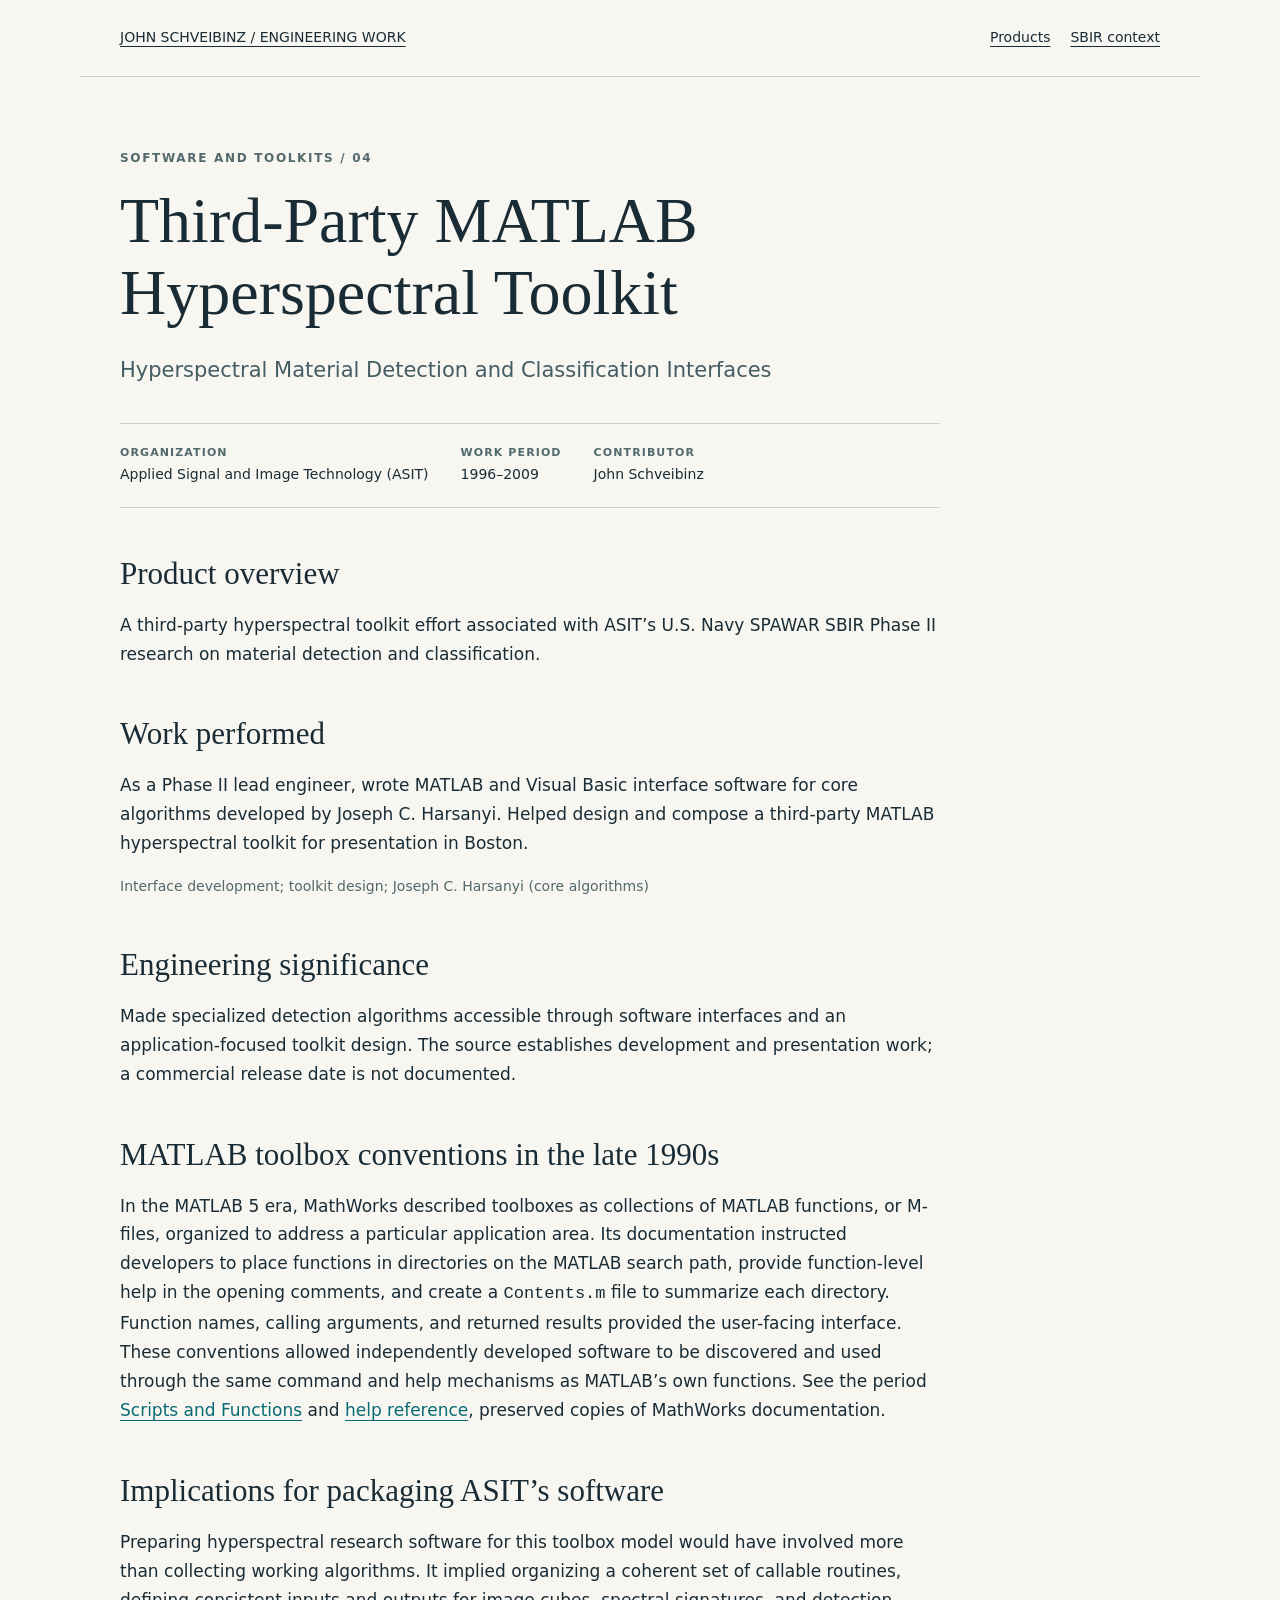
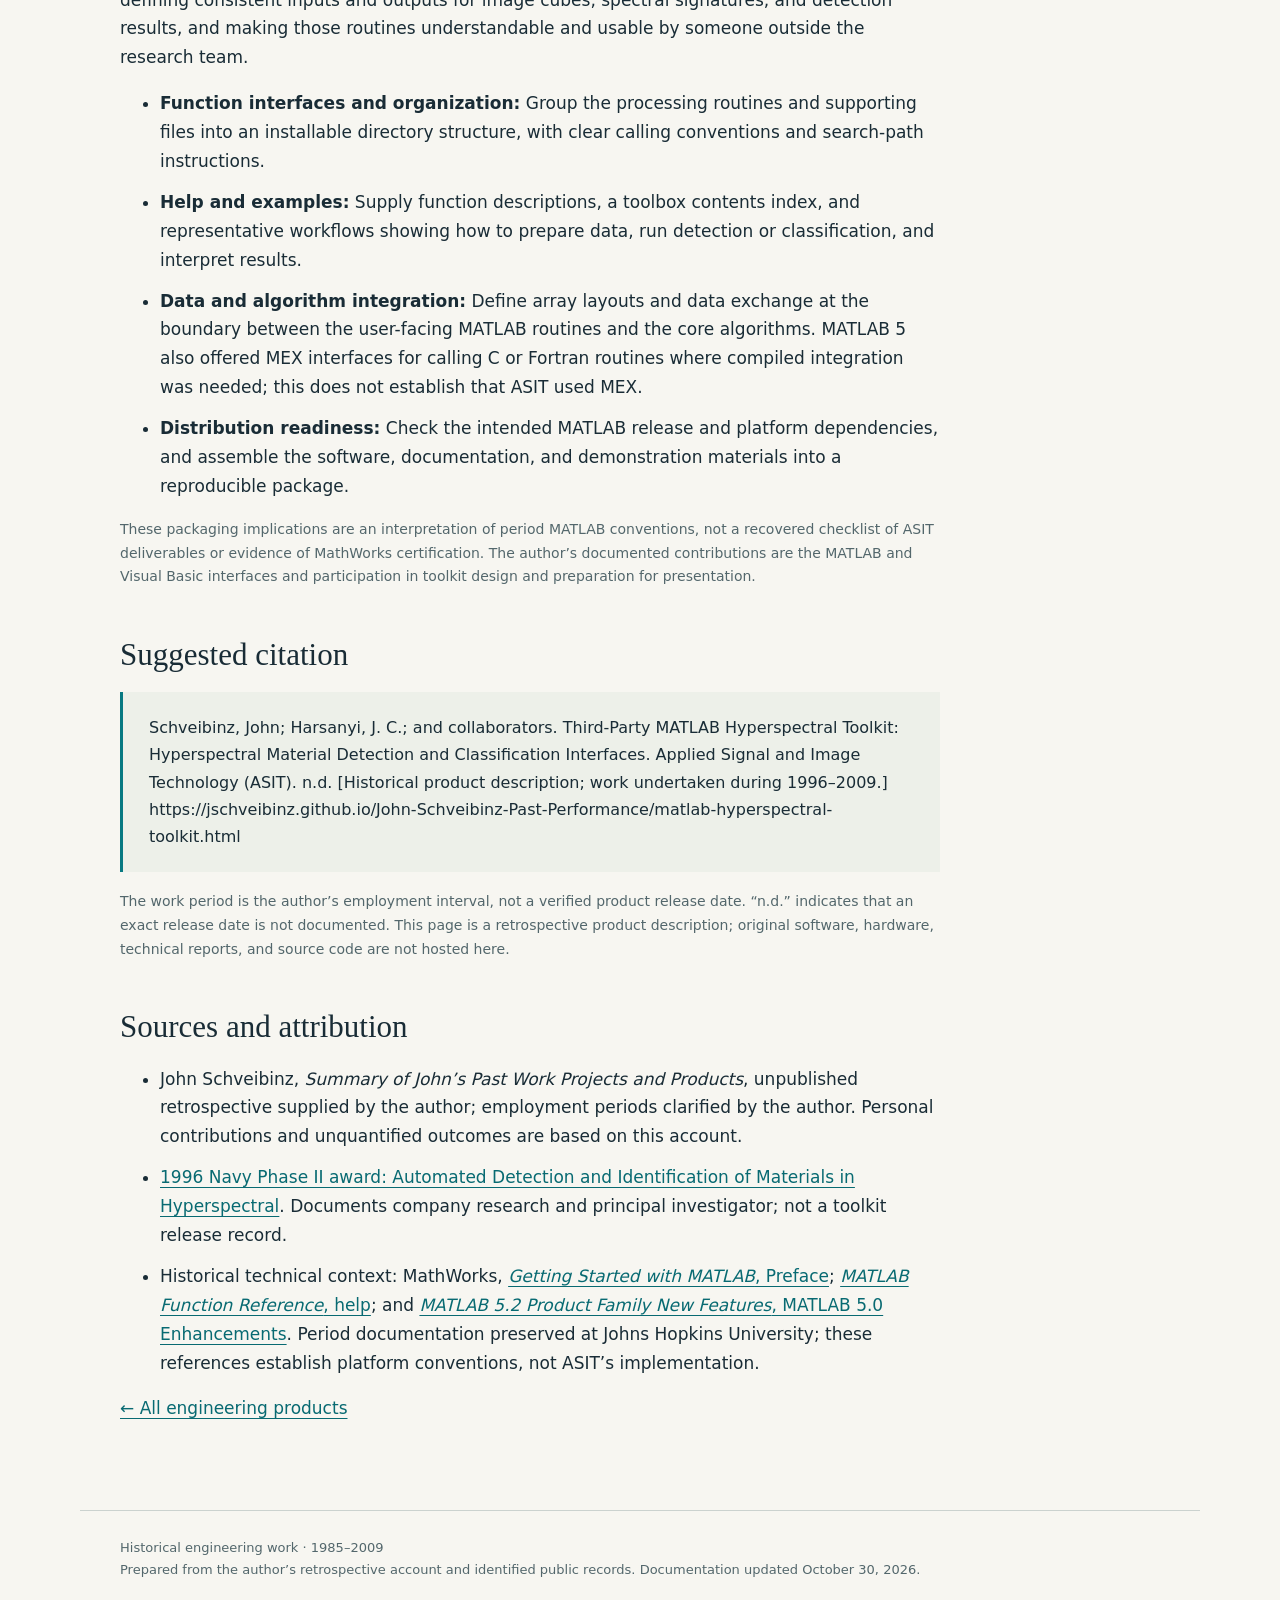
<file: matlab-hyperspectral-toolkit.html>
<!doctype html><html lang="en"><head><meta charset="utf-8"><meta name="viewport" content="width=device-width,initial-scale=1"><title>Third-Party MATLAB Hyperspectral Toolkit | John Schveibinz</title><meta name="description" content="Third-Party MATLAB Hyperspectral Toolkit — engineering work and contributions of John Schveibinz."><meta name="author" content="John Schveibinz"><link rel="canonical" href="https://jschveibinz.github.io/John-Schveibinz-Past-Performance/matlab-hyperspectral-toolkit.html"><link rel="stylesheet" href="style.css"></head><body><a class="skip" href="#main">Skip to content</a><header><a href="index.html">JOHN SCHVEIBINZ / ENGINEERING WORK</a><nav aria-label="Main"><a href="index.html">Products</a><a href="sbir.html">SBIR context</a></nav></header><main id="main"><article><p class="eyebrow">Software and toolkits / 04</p><h1>Third-Party MATLAB Hyperspectral Toolkit</h1><p class="intro">Hyperspectral Material Detection and Classification Interfaces</p><div class="meta"><div><strong>Organization</strong>Applied Signal and Image Technology (ASIT)</div><div><strong>Work period</strong>1996–2009</div><div><strong>Contributor</strong>John Schveibinz</div></div><h2>Product overview</h2><p>A third-party hyperspectral toolkit effort associated with ASIT’s U.S. Navy SPAWAR SBIR Phase II research on material detection and classification.</p><h2>Work performed</h2><p>As a Phase II lead engineer, wrote MATLAB and Visual Basic interface software for core algorithms developed by Joseph C. Harsanyi. Helped design and compose a third-party MATLAB hyperspectral toolkit for presentation in Boston.</p><p class="tags">Interface development; toolkit design; Joseph C. Harsanyi (core algorithms)</p><h2>Engineering significance</h2><p>Made specialized detection algorithms accessible through software interfaces and an application-focused toolkit design. The source establishes development and presentation work; a commercial release date is not documented.</p><h2>MATLAB toolbox conventions in the late 1990s</h2><p>In the MATLAB 5 era, MathWorks described toolboxes as collections of MATLAB functions, or M-files, organized to address a particular application area. Its documentation instructed developers to place functions in directories on the MATLAB search path, provide function-level help in the opening comments, and create a <code>Contents.m</code> file to summarize each directory. Function names, calling arguments, and returned results provided the user-facing interface. These conventions allowed independently developed software to be discovered and used through the same command and help mechanisms as MATLAB’s own functions. See the period <a href="https://math.jhu.edu/~shiffman/370/help/techdoc/basics/gettin12.html">Scripts and Functions</a> and <a href="https://math.jhu.edu/~shiffman/370/help/techdoc/ref/help.html">help reference</a>, preserved copies of MathWorks documentation.</p><h2>Implications for packaging ASIT’s software</h2><p>Preparing hyperspectral research software for this toolbox model would have involved more than collecting working algorithms. It implied organizing a coherent set of callable routines, defining consistent inputs and outputs for image cubes, spectral signatures, and detection results, and making those routines understandable and usable by someone outside the research team.</p><ul><li><strong>Function interfaces and organization:</strong> Group the processing routines and supporting files into an installable directory structure, with clear calling conventions and search-path instructions.</li><li><strong>Help and examples:</strong> Supply function descriptions, a toolbox contents index, and representative workflows showing how to prepare data, run detection or classification, and interpret results.</li><li><strong>Data and algorithm integration:</strong> Define array layouts and data exchange at the boundary between the user-facing MATLAB routines and the core algorithms. MATLAB 5 also offered MEX interfaces for calling C or Fortran routines where compiled integration was needed; this does not establish that ASIT used MEX.</li><li><strong>Distribution readiness:</strong> Check the intended MATLAB release and platform dependencies, and assemble the software, documentation, and demonstration materials into a reproducible package.</li></ul><p class="note">These packaging implications are an interpretation of period MATLAB conventions, not a recovered checklist of ASIT deliverables or evidence of MathWorks certification. The author’s documented contributions are the MATLAB and Visual Basic interfaces and participation in toolkit design and preparation for presentation.</p><h2>Suggested citation</h2><blockquote>Schveibinz, John; Harsanyi, J. C.; and collaborators. Third-Party MATLAB Hyperspectral Toolkit: Hyperspectral Material Detection and Classification Interfaces. Applied Signal and Image Technology (ASIT). n.d. [Historical product description; work undertaken during 1996–2009.] https://jschveibinz.github.io/John-Schveibinz-Past-Performance/matlab-hyperspectral-toolkit.html</blockquote><p class="note">The work period is the author’s employment interval, not a verified product release date. “n.d.” indicates that an exact release date is not documented. This page is a retrospective product description; original software, hardware, technical reports, and source code are not hosted here.</p><h2>Sources and attribution</h2><ul><li>John Schveibinz, <cite>Summary of John’s Past Work Projects and Products</cite>, unpublished retrospective supplied by the author; employment periods clarified by the author. Personal contributions and unquantified outcomes are based on this account.</li><li><a href="https://www.sbir.gov/awards/18607">1996 Navy Phase II award: Automated Detection and Identification of Materials in Hyperspectral</a>. Documents company research and principal investigator; not a toolkit release record.</li><li>Historical technical context: MathWorks, <a href="https://math.jhu.edu/~shiffman/370/help/techdoc/basics/gs_prefa.html"><cite>Getting Started with MATLAB</cite>, Preface</a>; <a href="https://math.jhu.edu/~shiffman/370/help/techdoc/ref/help.html"><cite>MATLAB Function Reference</cite>, help</a>; and <a href="https://math.jhu.edu/~shiffman/370/help/techdoc/newfeat/ch3.html"><cite>MATLAB 5.2 Product Family New Features</cite>, MATLAB 5.0 Enhancements</a>. Period documentation preserved at Johns Hopkins University; these references establish platform conventions, not ASIT’s implementation.</li></ul><p><a href="index.html">← All engineering products</a></p></article></main><footer>Historical engineering work · 1985–2009<br>Prepared from the author’s retrospective account and identified public records. Documentation updated October 30, 2026.</footer></body></html>
</file>
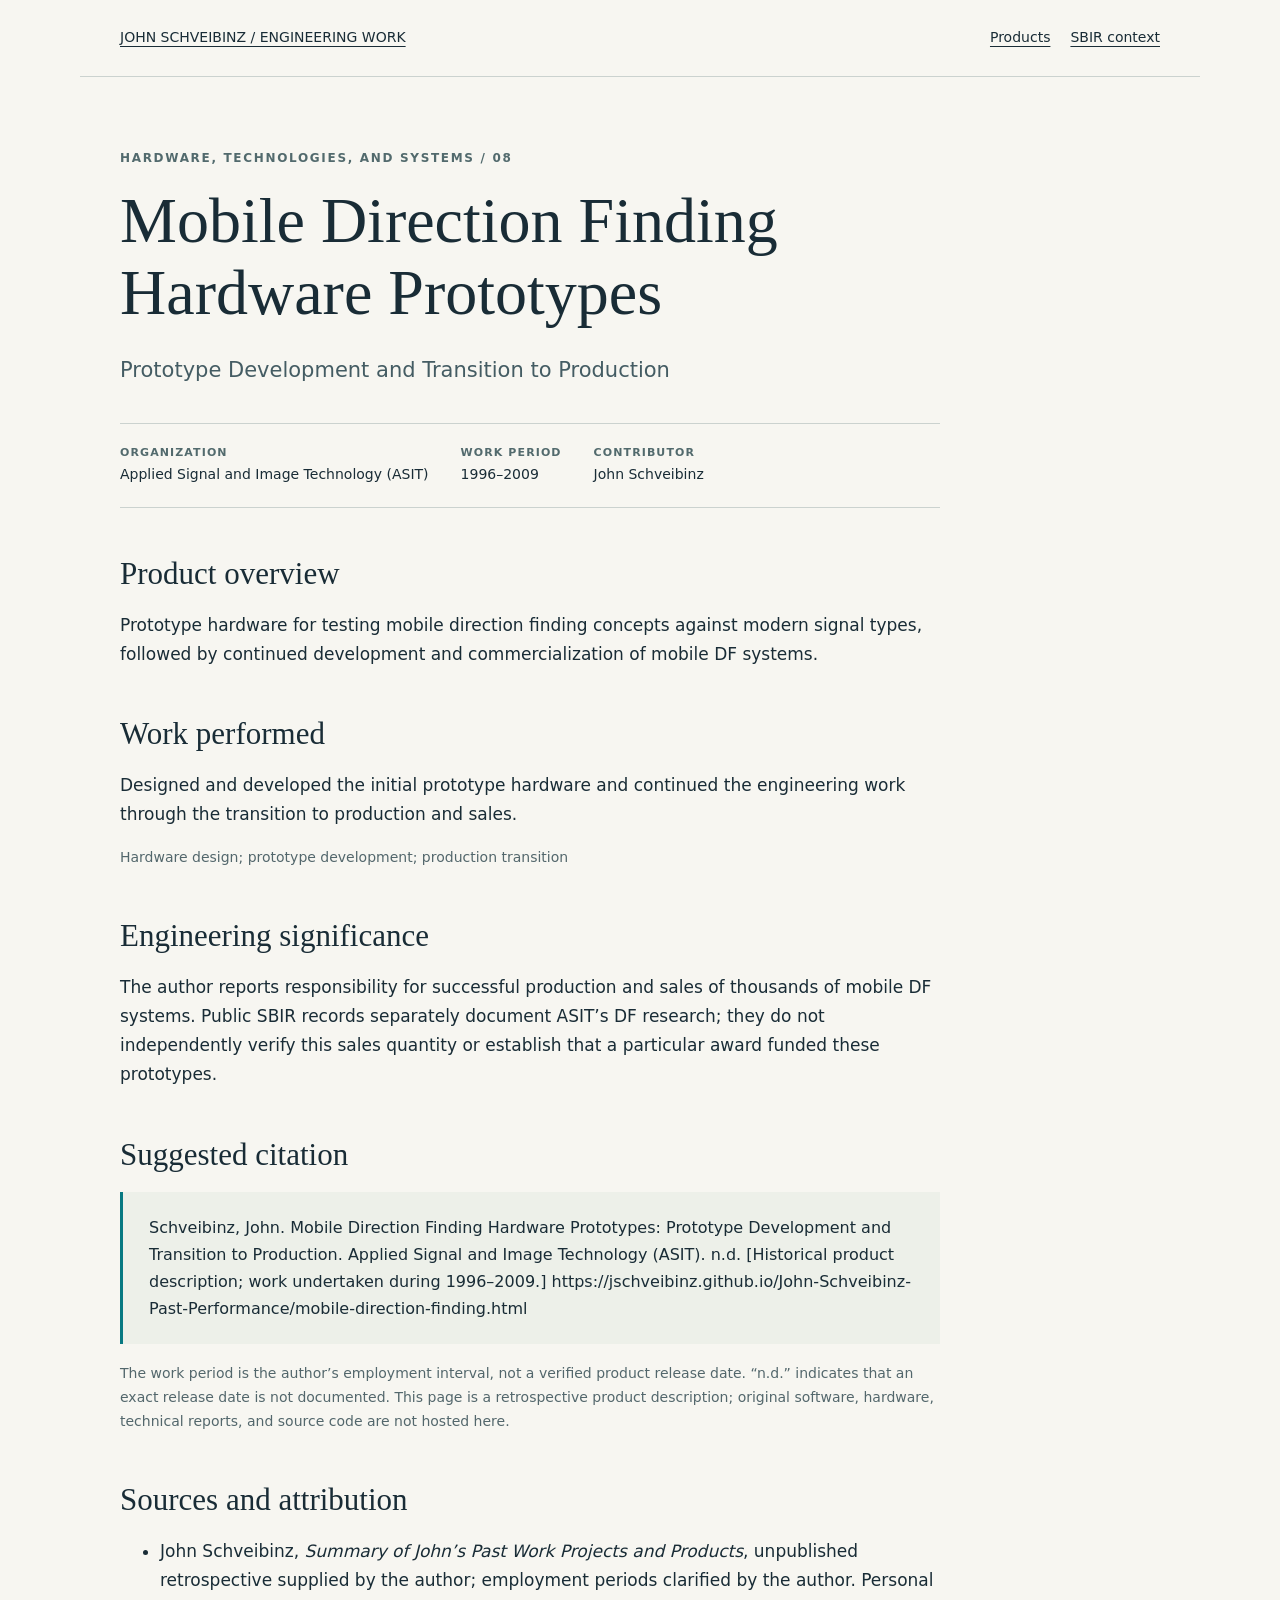
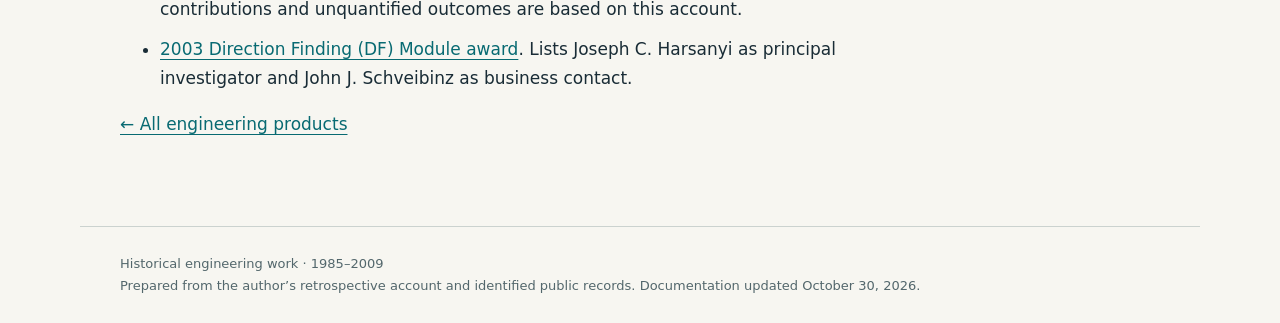
<file: mobile-direction-finding.html>
<!doctype html><html lang="en"><head><meta charset="utf-8"><meta name="viewport" content="width=device-width,initial-scale=1"><title>Mobile Direction Finding Hardware Prototypes | John Schveibinz</title><meta name="description" content="Mobile Direction Finding Hardware Prototypes — engineering work and contributions of John Schveibinz."><meta name="author" content="John Schveibinz"><link rel="canonical" href="https://jschveibinz.github.io/John-Schveibinz-Past-Performance/mobile-direction-finding.html"><link rel="stylesheet" href="style.css"></head><body><a class="skip" href="#main">Skip to content</a><header><a href="index.html">JOHN SCHVEIBINZ / ENGINEERING WORK</a><nav aria-label="Main"><a href="index.html">Products</a><a href="sbir.html">SBIR context</a></nav></header><main id="main"><article><p class="eyebrow">Hardware, technologies, and systems / 08</p><h1>Mobile Direction Finding Hardware Prototypes</h1><p class="intro">Prototype Development and Transition to Production</p><div class="meta"><div><strong>Organization</strong>Applied Signal and Image Technology (ASIT)</div><div><strong>Work period</strong>1996–2009</div><div><strong>Contributor</strong>John Schveibinz</div></div><h2>Product overview</h2><p>Prototype hardware for testing mobile direction finding concepts against modern signal types, followed by continued development and commercialization of mobile DF systems.</p><h2>Work performed</h2><p>Designed and developed the initial prototype hardware and continued the engineering work through the transition to production and sales.</p><p class="tags">Hardware design; prototype development; production transition</p><h2>Engineering significance</h2><p>The author reports responsibility for successful production and sales of thousands of mobile DF systems. Public SBIR records separately document ASIT’s DF research; they do not independently verify this sales quantity or establish that a particular award funded these prototypes.</p><h2>Suggested citation</h2><blockquote>Schveibinz, John. Mobile Direction Finding Hardware Prototypes: Prototype Development and Transition to Production. Applied Signal and Image Technology (ASIT). n.d. [Historical product description; work undertaken during 1996–2009.] https://jschveibinz.github.io/John-Schveibinz-Past-Performance/mobile-direction-finding.html</blockquote><p class="note">The work period is the author’s employment interval, not a verified product release date. “n.d.” indicates that an exact release date is not documented. This page is a retrospective product description; original software, hardware, technical reports, and source code are not hosted here.</p><h2>Sources and attribution</h2><ul><li>John Schveibinz, <cite>Summary of John’s Past Work Projects and Products</cite>, unpublished retrospective supplied by the author; employment periods clarified by the author. Personal contributions and unquantified outcomes are based on this account.</li><li><a href="https://www.sbir.gov/awards/18604">2003 Direction Finding (DF) Module award</a>. Lists Joseph C. Harsanyi as principal investigator and John J. Schveibinz as business contact.</li></ul><p><a href="index.html">← All engineering products</a></p></article></main><footer>Historical engineering work · 1985–2009<br>Prepared from the author’s retrospective account and identified public records. Documentation updated October 30, 2026.</footer></body></html>
</file>
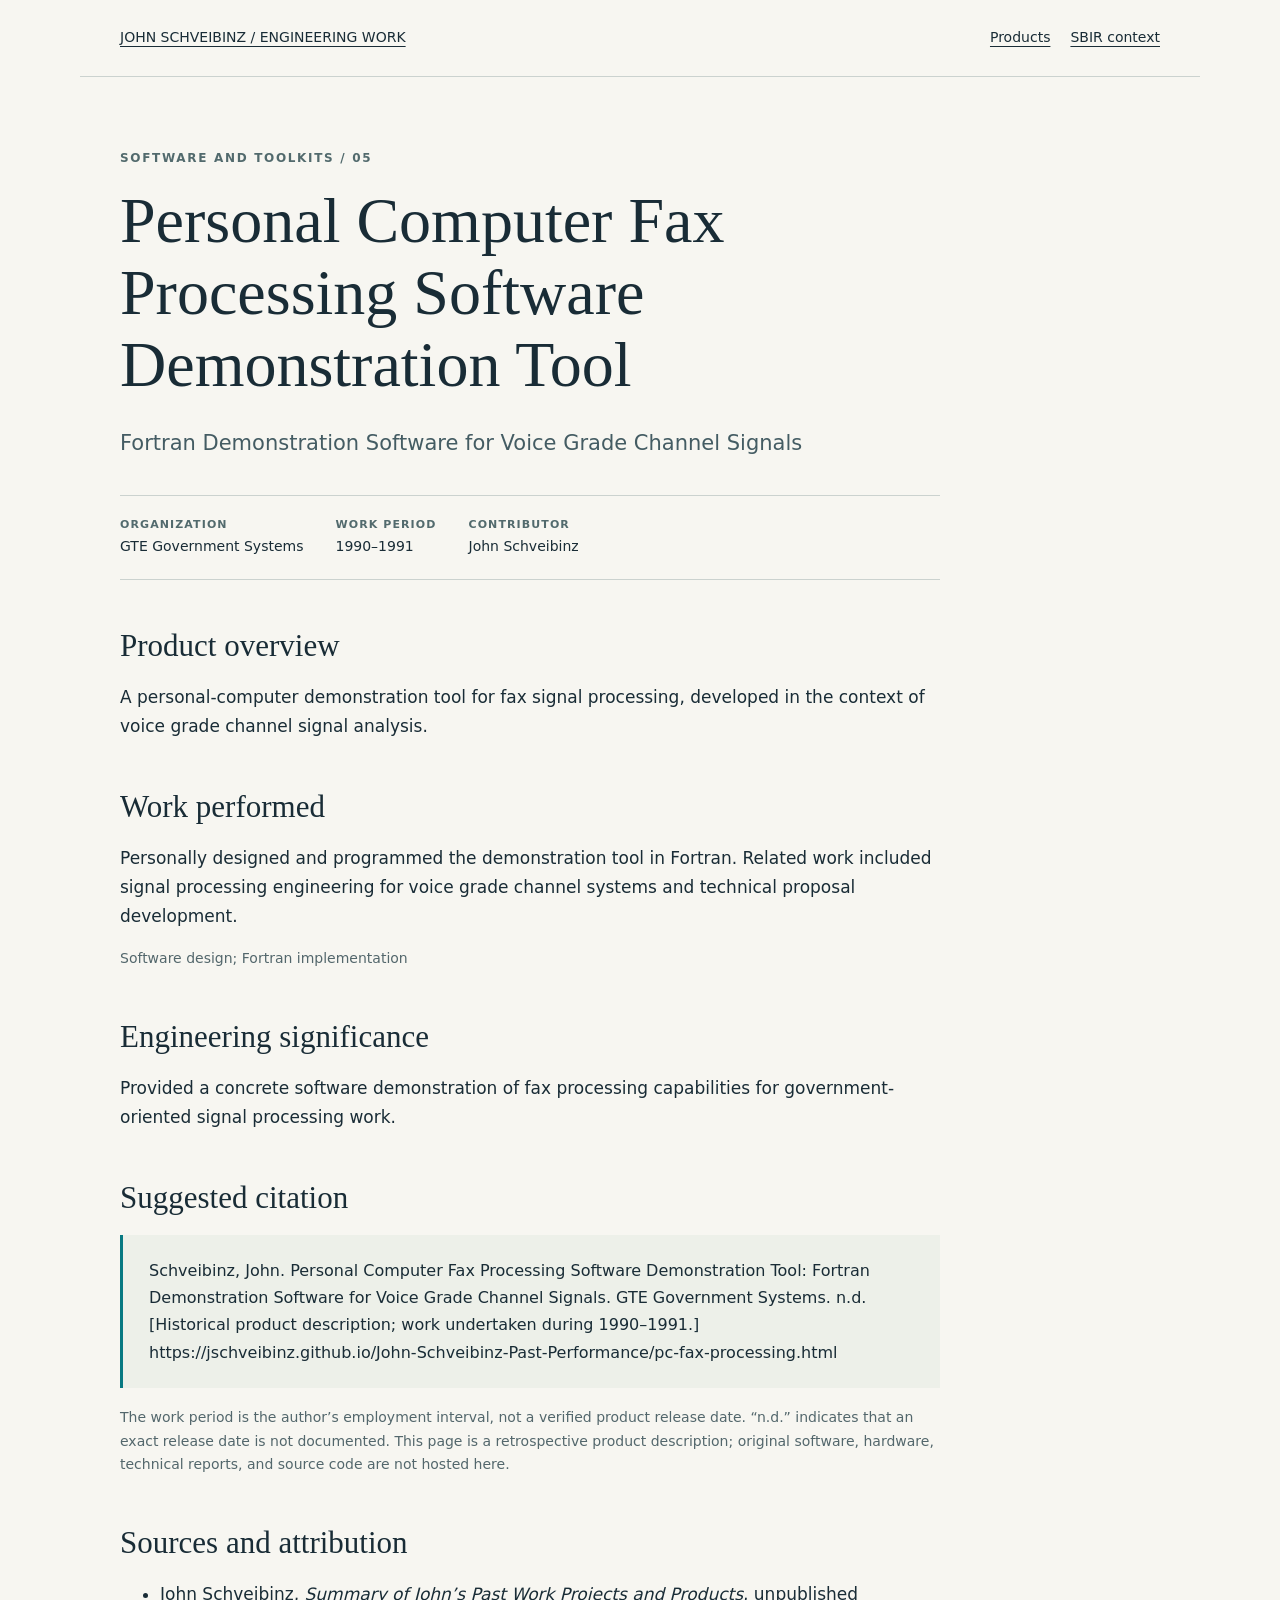
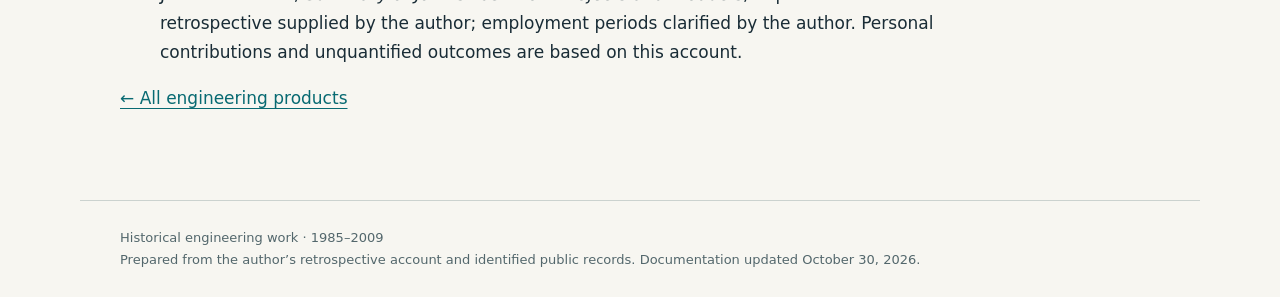
<file: pc-fax-processing.html>
<!doctype html><html lang="en"><head><meta charset="utf-8"><meta name="viewport" content="width=device-width,initial-scale=1"><title>Personal Computer Fax Processing Software Demonstration Tool | John Schveibinz</title><meta name="description" content="Personal Computer Fax Processing Software Demonstration Tool — engineering work and contributions of John Schveibinz."><meta name="author" content="John Schveibinz"><link rel="canonical" href="https://jschveibinz.github.io/John-Schveibinz-Past-Performance/pc-fax-processing.html"><link rel="stylesheet" href="style.css"></head><body><a class="skip" href="#main">Skip to content</a><header><a href="index.html">JOHN SCHVEIBINZ / ENGINEERING WORK</a><nav aria-label="Main"><a href="index.html">Products</a><a href="sbir.html">SBIR context</a></nav></header><main id="main"><article><p class="eyebrow">Software and toolkits / 05</p><h1>Personal Computer Fax Processing Software Demonstration Tool</h1><p class="intro">Fortran Demonstration Software for Voice Grade Channel Signals</p><div class="meta"><div><strong>Organization</strong>GTE Government Systems</div><div><strong>Work period</strong>1990–1991</div><div><strong>Contributor</strong>John Schveibinz</div></div><h2>Product overview</h2><p>A personal-computer demonstration tool for fax signal processing, developed in the context of voice grade channel signal analysis.</p><h2>Work performed</h2><p>Personally designed and programmed the demonstration tool in Fortran. Related work included signal processing engineering for voice grade channel systems and technical proposal development.</p><p class="tags">Software design; Fortran implementation</p><h2>Engineering significance</h2><p>Provided a concrete software demonstration of fax processing capabilities for government-oriented signal processing work.</p><h2>Suggested citation</h2><blockquote>Schveibinz, John. Personal Computer Fax Processing Software Demonstration Tool: Fortran Demonstration Software for Voice Grade Channel Signals. GTE Government Systems. n.d. [Historical product description; work undertaken during 1990–1991.] https://jschveibinz.github.io/John-Schveibinz-Past-Performance/pc-fax-processing.html</blockquote><p class="note">The work period is the author’s employment interval, not a verified product release date. “n.d.” indicates that an exact release date is not documented. This page is a retrospective product description; original software, hardware, technical reports, and source code are not hosted here.</p><h2>Sources and attribution</h2><ul><li>John Schveibinz, <cite>Summary of John’s Past Work Projects and Products</cite>, unpublished retrospective supplied by the author; employment periods clarified by the author. Personal contributions and unquantified outcomes are based on this account.</li></ul><p><a href="index.html">← All engineering products</a></p></article></main><footer>Historical engineering work · 1985–2009<br>Prepared from the author’s retrospective account and identified public records. Documentation updated October 30, 2026.</footer></body></html>
</file>
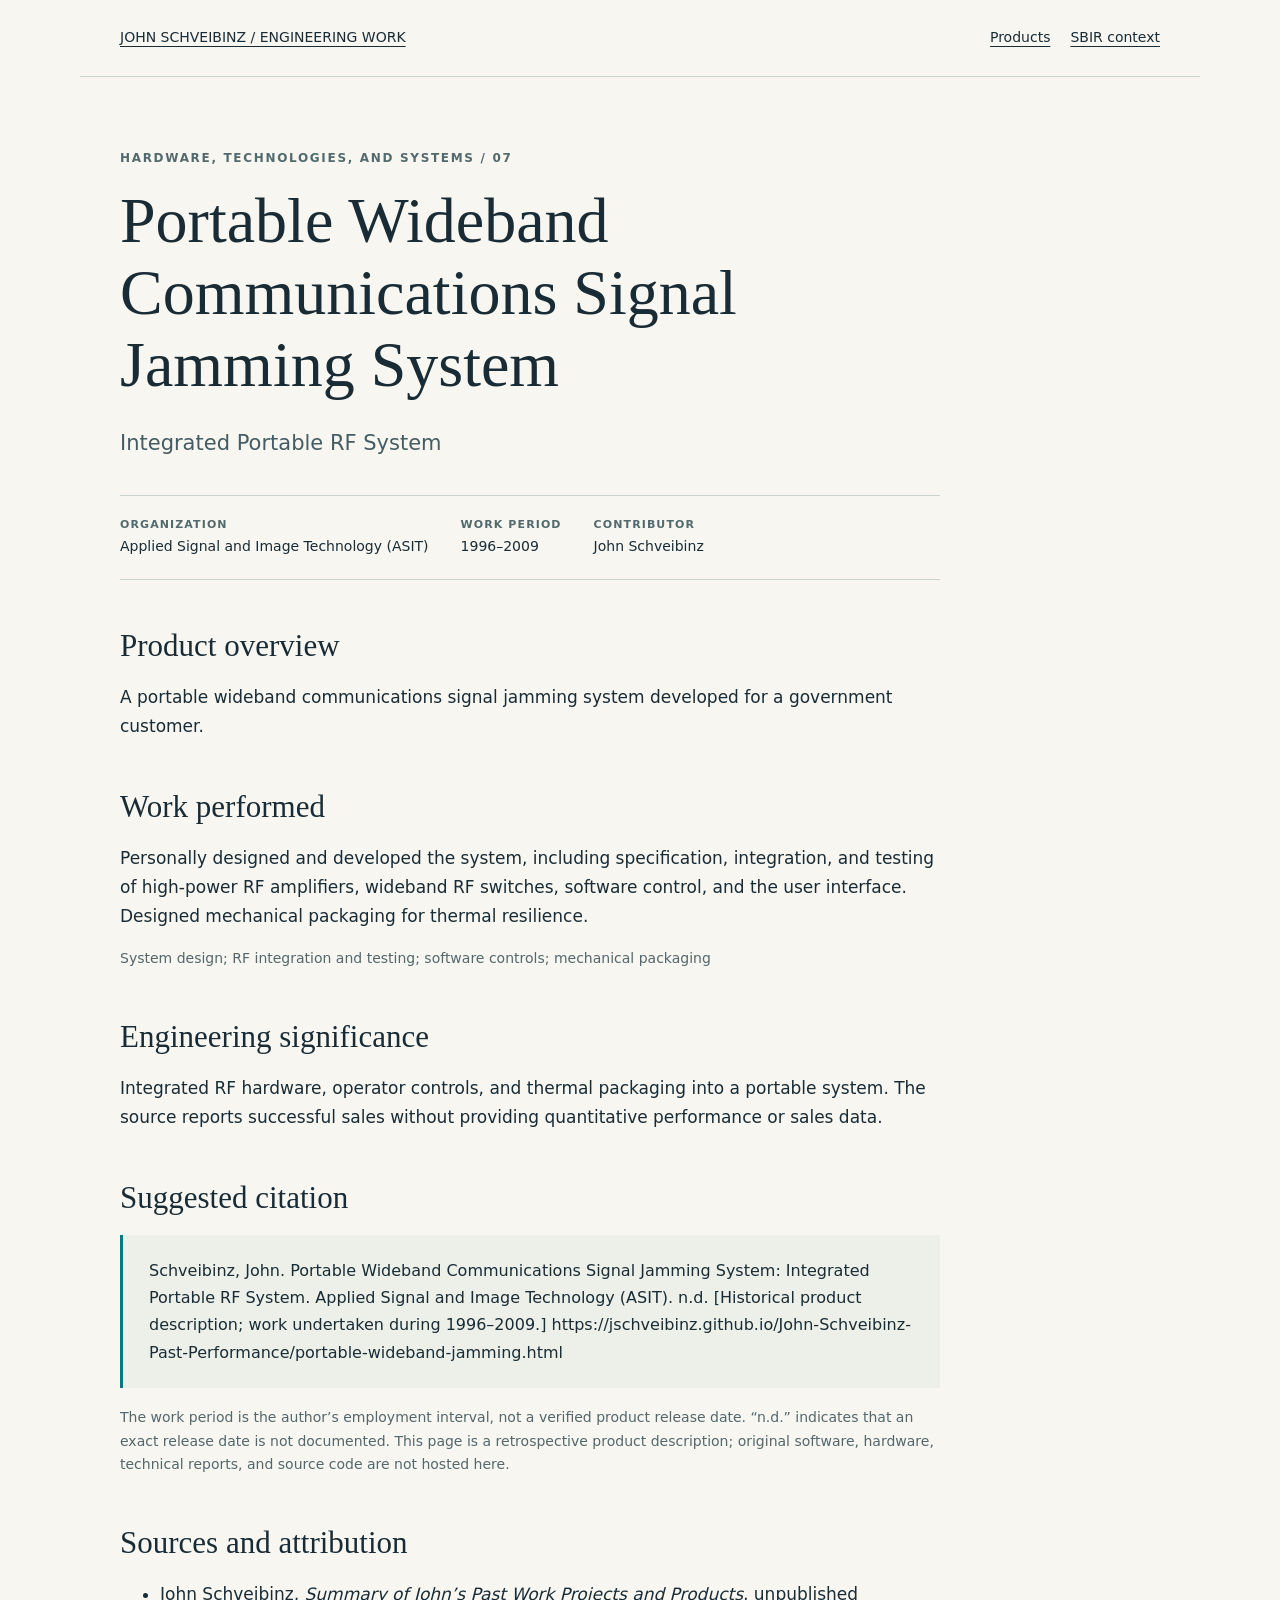
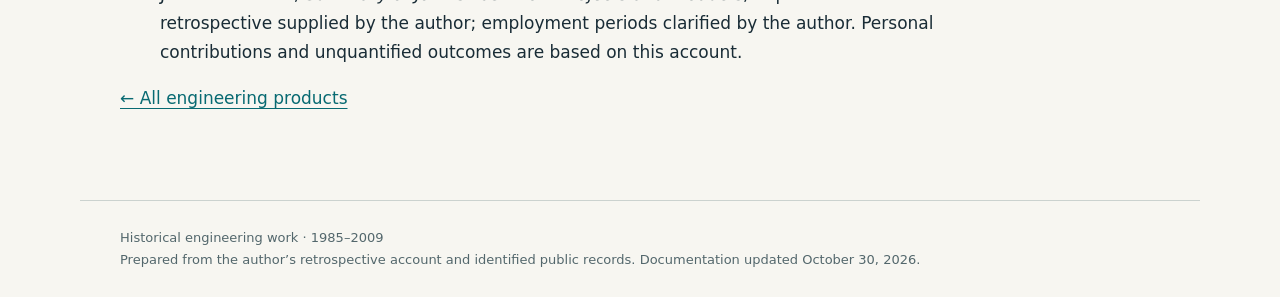
<file: portable-wideband-jamming.html>
<!doctype html><html lang="en"><head><meta charset="utf-8"><meta name="viewport" content="width=device-width,initial-scale=1"><title>Portable Wideband Communications Signal Jamming System | John Schveibinz</title><meta name="description" content="Portable Wideband Communications Signal Jamming System — engineering work and contributions of John Schveibinz."><meta name="author" content="John Schveibinz"><link rel="canonical" href="https://jschveibinz.github.io/John-Schveibinz-Past-Performance/portable-wideband-jamming.html"><link rel="stylesheet" href="style.css"></head><body><a class="skip" href="#main">Skip to content</a><header><a href="index.html">JOHN SCHVEIBINZ / ENGINEERING WORK</a><nav aria-label="Main"><a href="index.html">Products</a><a href="sbir.html">SBIR context</a></nav></header><main id="main"><article><p class="eyebrow">Hardware, technologies, and systems / 07</p><h1>Portable Wideband Communications Signal Jamming System</h1><p class="intro">Integrated Portable RF System</p><div class="meta"><div><strong>Organization</strong>Applied Signal and Image Technology (ASIT)</div><div><strong>Work period</strong>1996–2009</div><div><strong>Contributor</strong>John Schveibinz</div></div><h2>Product overview</h2><p>A portable wideband communications signal jamming system developed for a government customer.</p><h2>Work performed</h2><p>Personally designed and developed the system, including specification, integration, and testing of high-power RF amplifiers, wideband RF switches, software control, and the user interface. Designed mechanical packaging for thermal resilience.</p><p class="tags">System design; RF integration and testing; software controls; mechanical packaging</p><h2>Engineering significance</h2><p>Integrated RF hardware, operator controls, and thermal packaging into a portable system. The source reports successful sales without providing quantitative performance or sales data.</p><h2>Suggested citation</h2><blockquote>Schveibinz, John. Portable Wideband Communications Signal Jamming System: Integrated Portable RF System. Applied Signal and Image Technology (ASIT). n.d. [Historical product description; work undertaken during 1996–2009.] https://jschveibinz.github.io/John-Schveibinz-Past-Performance/portable-wideband-jamming.html</blockquote><p class="note">The work period is the author’s employment interval, not a verified product release date. “n.d.” indicates that an exact release date is not documented. This page is a retrospective product description; original software, hardware, technical reports, and source code are not hosted here.</p><h2>Sources and attribution</h2><ul><li>John Schveibinz, <cite>Summary of John’s Past Work Projects and Products</cite>, unpublished retrospective supplied by the author; employment periods clarified by the author. Personal contributions and unquantified outcomes are based on this account.</li></ul><p><a href="index.html">← All engineering products</a></p></article></main><footer>Historical engineering work · 1985–2009<br>Prepared from the author’s retrospective account and identified public records. Documentation updated October 30, 2026.</footer></body></html>
</file>
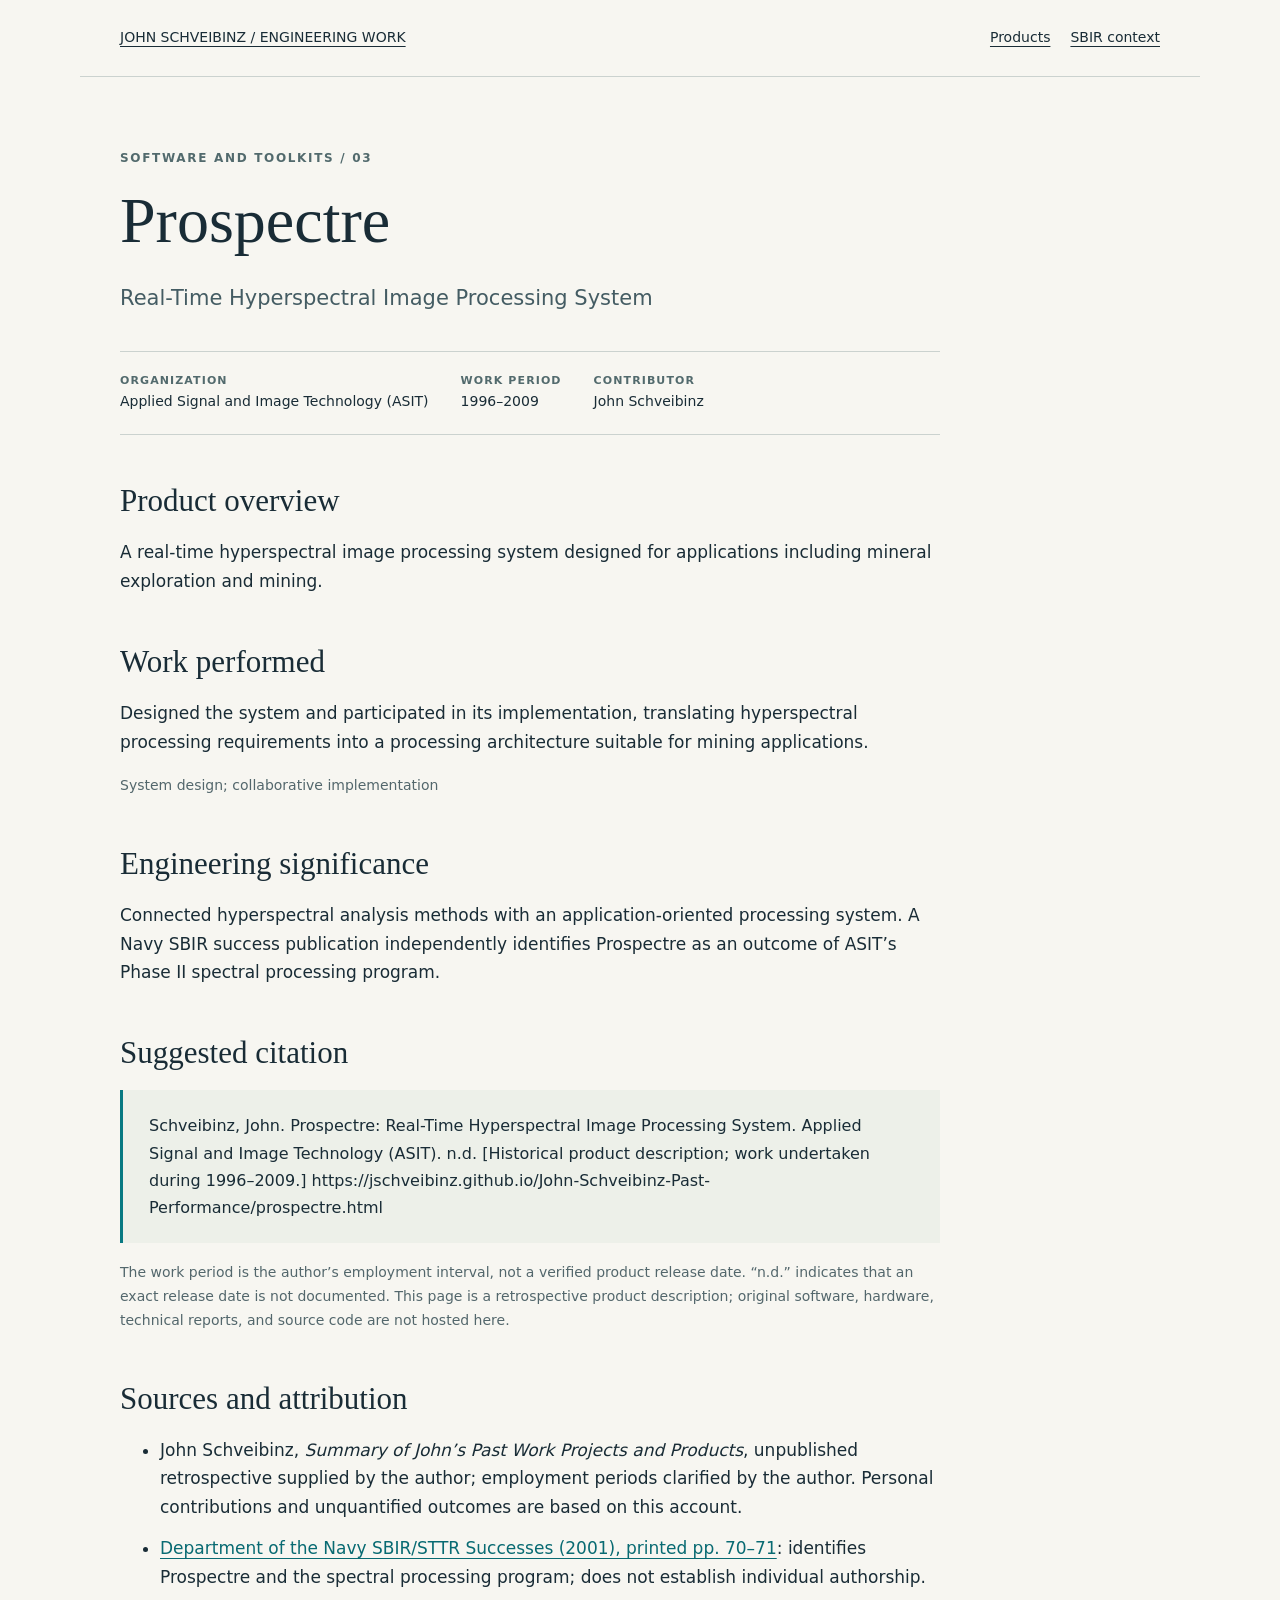
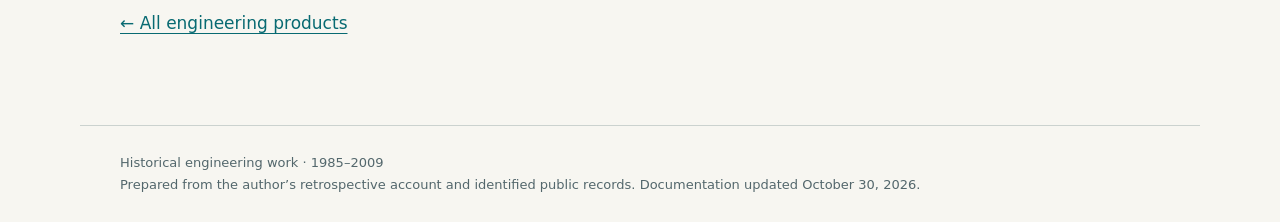
<file: prospectre.html>
<!doctype html><html lang="en"><head><meta charset="utf-8"><meta name="viewport" content="width=device-width,initial-scale=1"><title>Prospectre | John Schveibinz</title><meta name="description" content="Prospectre — engineering work and contributions of John Schveibinz."><meta name="author" content="John Schveibinz"><link rel="canonical" href="https://jschveibinz.github.io/John-Schveibinz-Past-Performance/prospectre.html"><link rel="stylesheet" href="style.css"></head><body><a class="skip" href="#main">Skip to content</a><header><a href="index.html">JOHN SCHVEIBINZ / ENGINEERING WORK</a><nav aria-label="Main"><a href="index.html">Products</a><a href="sbir.html">SBIR context</a></nav></header><main id="main"><article><p class="eyebrow">Software and toolkits / 03</p><h1>Prospectre</h1><p class="intro">Real-Time Hyperspectral Image Processing System</p><div class="meta"><div><strong>Organization</strong>Applied Signal and Image Technology (ASIT)</div><div><strong>Work period</strong>1996–2009</div><div><strong>Contributor</strong>John Schveibinz</div></div><h2>Product overview</h2><p>A real-time hyperspectral image processing system designed for applications including mineral exploration and mining.</p><h2>Work performed</h2><p>Designed the system and participated in its implementation, translating hyperspectral processing requirements into a processing architecture suitable for mining applications.</p><p class="tags">System design; collaborative implementation</p><h2>Engineering significance</h2><p>Connected hyperspectral analysis methods with an application-oriented processing system. A Navy SBIR success publication independently identifies Prospectre as an outcome of ASIT’s Phase II spectral processing program.</p><h2>Suggested citation</h2><blockquote>Schveibinz, John. Prospectre: Real-Time Hyperspectral Image Processing System. Applied Signal and Image Technology (ASIT). n.d. [Historical product description; work undertaken during 1996–2009.] https://jschveibinz.github.io/John-Schveibinz-Past-Performance/prospectre.html</blockquote><p class="note">The work period is the author’s employment interval, not a verified product release date. “n.d.” indicates that an exact release date is not documented. This page is a retrospective product description; original software, hardware, technical reports, and source code are not hosted here.</p><h2>Sources and attribution</h2><ul><li>John Schveibinz, <cite>Summary of John’s Past Work Projects and Products</cite>, unpublished retrospective supplied by the author; employment periods clarified by the author. Personal contributions and unquantified outcomes are based on this account.</li><li><a href="https://www.navysbir.com/docs/2001navysuccess.pdf">Department of the Navy SBIR/STTR Successes (2001), printed pp. 70–71</a>: identifies Prospectre and the spectral processing program; does not establish individual authorship.</li></ul><p><a href="index.html">← All engineering products</a></p></article></main><footer>Historical engineering work · 1985–2009<br>Prepared from the author’s retrospective account and identified public records. Documentation updated October 30, 2026.</footer></body></html>
</file>
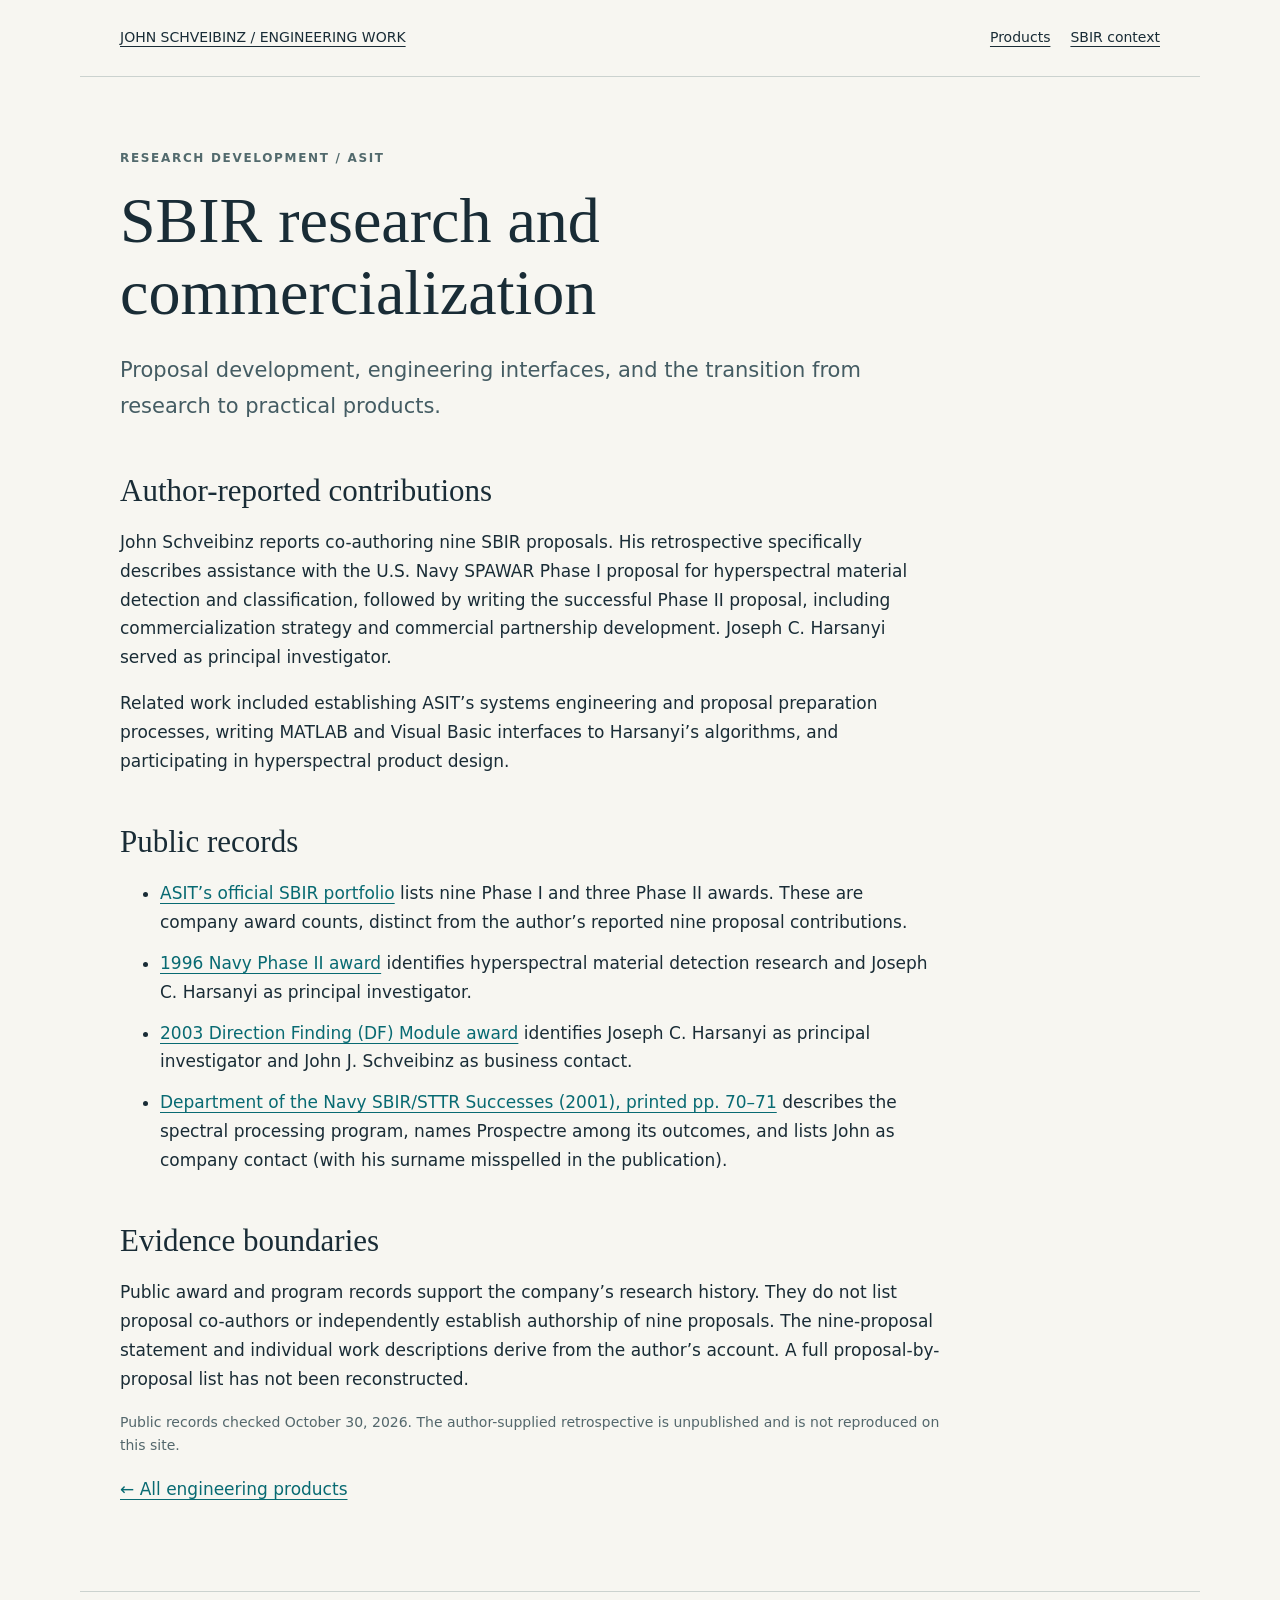
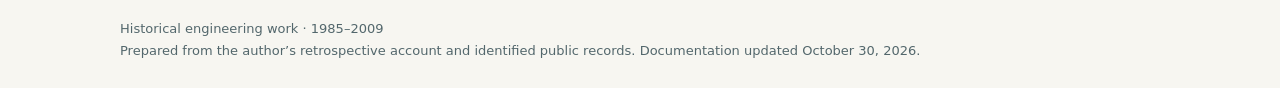
<file: sbir.html>
<!doctype html><html lang="en"><head><meta charset="utf-8"><meta name="viewport" content="width=device-width,initial-scale=1"><title>SBIR Research and Commercialization | John Schveibinz</title><meta name="description" content="SBIR Research and Commercialization — engineering work and contributions of John Schveibinz."><meta name="author" content="John Schveibinz"><link rel="canonical" href="https://jschveibinz.github.io/John-Schveibinz-Past-Performance/"><link rel="stylesheet" href="style.css"></head><body><a class="skip" href="#main">Skip to content</a><header><a href="index.html">JOHN SCHVEIBINZ / ENGINEERING WORK</a><nav aria-label="Main"><a href="index.html">Products</a><a href="sbir.html">SBIR context</a></nav></header><main id="main"><article><p class="eyebrow">Research development / ASIT</p><h1>SBIR research and commercialization</h1><p class="intro">Proposal development, engineering interfaces, and the transition from research to practical products.</p><h2>Author-reported contributions</h2><p>John Schveibinz reports co-authoring nine SBIR proposals. His retrospective specifically describes assistance with the U.S. Navy SPAWAR Phase I proposal for hyperspectral material detection and classification, followed by writing the successful Phase II proposal, including commercialization strategy and commercial partnership development. Joseph C. Harsanyi served as principal investigator.</p><p>Related work included establishing ASIT’s systems engineering and proposal preparation processes, writing MATLAB and Visual Basic interfaces to Harsanyi’s algorithms, and participating in hyperspectral product design.</p><h2>Public records</h2><ul><li><a href="https://www.sbir.gov/portfolio/94332">ASIT’s official SBIR portfolio</a> lists nine Phase I and three Phase II awards. These are company award counts, distinct from the author’s reported nine proposal contributions.</li><li><a href="https://www.sbir.gov/awards/18607">1996 Navy Phase II award</a> identifies hyperspectral material detection research and Joseph C. Harsanyi as principal investigator.</li><li><a href="https://www.sbir.gov/awards/18604">2003 Direction Finding (DF) Module award</a> identifies Joseph C. Harsanyi as principal investigator and John J. Schveibinz as business contact.</li><li><a href="https://www.navysbir.com/docs/2001navysuccess.pdf">Department of the Navy SBIR/STTR Successes (2001), printed pp. 70–71</a> describes the spectral processing program, names Prospectre among its outcomes, and lists John as company contact (with his surname misspelled in the publication).</li></ul><h2>Evidence boundaries</h2><p>Public award and program records support the company’s research history. They do not list proposal co-authors or independently establish authorship of nine proposals. The nine-proposal statement and individual work descriptions derive from the author’s account. A full proposal-by-proposal list has not been reconstructed.</p><p class="note">Public records checked October 30, 2026. The author-supplied retrospective is unpublished and is not reproduced on this site.</p><p><a href="index.html">← All engineering products</a></p></article></main><footer>Historical engineering work · 1985–2009<br>Prepared from the author’s retrospective account and identified public records. Documentation updated October 30, 2026.</footer></body></html>
</file>
<file: style.css>
*{box-sizing:border-box}body{margin:0;background:#f7f6f1;color:#192c36;font:17px/1.7 system-ui,sans-serif}a{color:#086a72;text-underline-offset:4px}a:hover{color:#003f47}header,main,footer{max-width:1120px;margin:auto;padding:26px 40px}header{border-bottom:1px solid #cbd2cf;display:flex;justify-content:space-between;gap:20px;font-size:14px}header a{color:inherit}main{padding-top:60px;padding-bottom:70px}.eyebrow{font:600 12px/1.5 system-ui;letter-spacing:.14em;text-transform:uppercase;color:#526a6d}h1,h2,h3{font-family:Georgia,serif;font-weight:400;line-height:1.13}h1{font-size:clamp(36px,5vw,64px);max-width:950px;margin:18px 0 24px}h2{font-size:31px;margin:48px 0 20px}h3{font-size:25px;margin:8px 0 12px}.intro{font-size:21px;max-width:790px;color:#445c63}.meta{display:flex;flex-wrap:wrap;gap:12px 32px;border-block:1px solid #cbd2cf;margin:34px 0;padding:20px 0;font-size:14px}.meta strong{display:block;font-size:11px;text-transform:uppercase;letter-spacing:.1em;color:#526a6d}.grid{display:grid;grid-template-columns:1fr 1fr;gap:0 38px}.card{border-top:1px solid #cbd2cf;padding:26px 0}.card p{font-size:15px}.number{font-size:12px;color:#526a6d}article{max-width:820px}blockquote{margin:18px 0;padding:22px 26px;border-left:3px solid #087982;background:#edf0e9;font-size:16px;overflow-wrap:anywhere}.note{font-size:14px;color:#53676c}.tags{font-size:14px;color:#53676c}footer{border-top:1px solid #cbd2cf;font-size:13px;color:#53676c}.skip{position:absolute;left:-1000px}.skip:focus{left:20px;background:white;padding:10px}nav{display:flex;flex-wrap:wrap;gap:20px}li{margin-bottom:12px}@media(max-width:650px){header,main,footer{padding-left:22px;padding-right:22px}header{display:block}main{padding-top:32px}.grid{grid-template-columns:1fr}.meta{display:block}.meta>div{margin:12px 0}}@media print{body{background:white;color:black}header,footer,.skip{display:none}main{padding:0;max-width:none}h1{font-size:32px}a{color:black}.card,blockquote{break-inside:avoid}}
</file>
